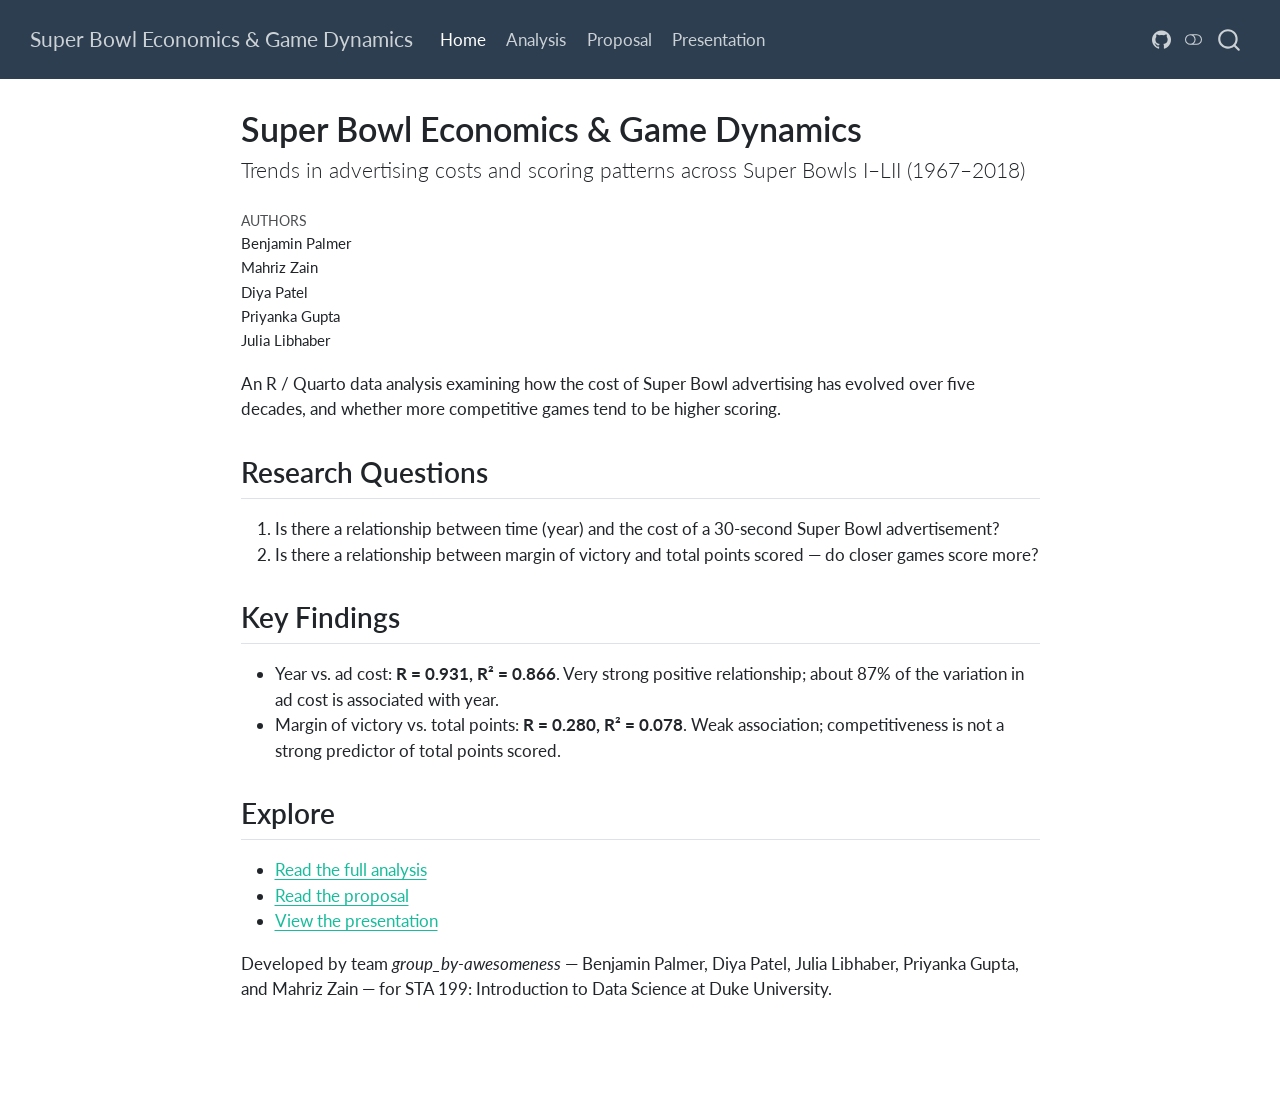
<file: index.html>
<!DOCTYPE html>
<html xmlns="http://www.w3.org/1999/xhtml" lang="en" xml:lang="en"><head>

<meta charset="utf-8">
<meta name="generator" content="quarto-1.11.9">

<meta name="viewport" content="width=device-width, initial-scale=1.0, user-scalable=yes">

<meta name="author" content="Benjamin Palmer">
<meta name="author" content="Mahriz Zain">
<meta name="author" content="Diya Patel">
<meta name="author" content="Priyanka Gupta">
<meta name="author" content="Julia Libhaber">

<title>Super Bowl Economics &amp; Game Dynamics</title>
<style>
/* Default styles provided by pandoc.
** See https://pandoc.org/MANUAL.html#variables-for-html for config info.
*/
span.smallcaps{font-variant: small-caps;}
div.columns{display: flex; gap: 1.5em;}
div.column{flex: auto;}
@media screen {
div.columns{gap: min(4vw, 1.5em);}
div.column{overflow-x: auto;}
}
div.hanging-indent{margin-left: 1.5em; text-indent: -1.5em;}
ul.task-list{list-style: none;}
ul.task-list li input[type="checkbox"] {
  width: 0.8em;
  margin: 0 0.8em 0.2em -1em; /* quarto-specific, see https://github.com/quarto-dev/quarto-cli/issues/4556 */ 
  vertical-align: middle;
}
</style>


<script src="site_libs/quarto-nav/quarto-nav.js"></script>
<script src="site_libs/quarto-nav/headroom.min.js"></script>
<script src="site_libs/clipboard/clipboard.min.js"></script>
<script src="site_libs/quarto-search/autocomplete.umd.js"></script>
<script src="site_libs/quarto-search/fuse.min.js"></script>
<script src="site_libs/quarto-search/quarto-search.js"></script>
<meta name="quarto:offset" content="./">
<script src="site_libs/quarto-html/quarto.js" type="module"></script>
<script src="site_libs/quarto-html/tabsets/tabsets.js" type="module"></script>
<script src="site_libs/quarto-html/scrollable-regions/scrollable-regions.js" type="module"></script>
<script src="site_libs/quarto-html/popper.min.js"></script>
<script src="site_libs/quarto-html/tippy.umd.min.js"></script>
<script src="site_libs/quarto-html/anchor.min.js"></script>
<link href="site_libs/quarto-html/tippy.css" rel="stylesheet">
<link href="site_libs/quarto-html/quarto-syntax-highlighting-63b5708e65d6cd79cd7618c58d0c21e7.css" rel="stylesheet" class="quarto-color-scheme" id="quarto-text-highlighting-styles">
<link href="site_libs/quarto-html/quarto-syntax-highlighting-dark-447e42e69aaa9833c0ba1b986f430b20.css" rel="stylesheet" class="quarto-color-scheme quarto-color-alternate" id="quarto-text-highlighting-styles">
<link href="site_libs/quarto-html/quarto-syntax-highlighting-63b5708e65d6cd79cd7618c58d0c21e7.css" rel="stylesheet" class="quarto-color-scheme-extra" id="quarto-text-highlighting-styles">
<script src="site_libs/bootstrap/bootstrap.min.js"></script>
<link href="site_libs/bootstrap/bootstrap-icons.css" rel="stylesheet">
<link href="site_libs/bootstrap/bootstrap-ea5cf2a5e90c3ae677599e21642e315d.min.css" rel="stylesheet" append-hash="true" class="quarto-color-scheme" id="quarto-bootstrap" data-mode="light">
<link href="site_libs/bootstrap/bootstrap-dark-b348d5b559a602027a1f18095d1d555f.min.css" rel="stylesheet" append-hash="true" class="quarto-color-scheme quarto-color-alternate" id="quarto-bootstrap" data-mode="dark">
<link href="site_libs/bootstrap/bootstrap-ea5cf2a5e90c3ae677599e21642e315d.min.css" rel="stylesheet" append-hash="true" class="quarto-color-scheme-extra" id="quarto-bootstrap" data-mode="light">
<script id="quarto-search-options" type="application/json">{
  "location": "navbar",
  "copy-button": false,
  "collapse-after": 3,
  "panel-placement": "end",
  "type": "overlay",
  "limit": 50,
  "keyboard-shortcut": [
    "f",
    "/",
    "s"
  ],
  "show-item-context": false,
  "language": {
    "search-no-results-text": "No results",
    "search-matching-documents-text": "matching documents",
    "search-copy-link-title": "Copy link to search",
    "search-hide-matches-text": "Hide additional matches",
    "search-more-match-text": "more match in this document",
    "search-more-matches-text": "more matches in this document",
    "search-clear-button-title": "Clear",
    "search-text-placeholder": "",
    "search-detached-cancel-button-title": "Cancel",
    "search-submit-button-title": "Submit",
    "search-label": "Search"
  }
}</script>


</head>

<body class="nav-fixed fullcontent quarto-light"><a id="quarto-skip-link" class="visually-hidden-focusable" href="#quarto-document-content">Skip to main content</a><script id="quarto-html-before-body" type="application/javascript">
    const toggleBodyColorMode = (bsSheetEl) => {
      const mode = bsSheetEl.getAttribute("data-mode");
      const bodyEl = window.document.querySelector("body");
      if (mode === "dark") {
        bodyEl.classList.add("quarto-dark");
        bodyEl.classList.remove("quarto-light");
      } else {
        bodyEl.classList.add("quarto-light");
        bodyEl.classList.remove("quarto-dark");
      }
    }
    const toggleBodyColorPrimary = () => {
      const bsSheetEl = window.document.querySelector("link#quarto-bootstrap:not([rel=disabled-stylesheet])");
      if (bsSheetEl) {
        toggleBodyColorMode(bsSheetEl);
      }
    }
    const setColorSchemeToggle = (alternate) => {
      const toggles = window.document.querySelectorAll('.quarto-color-scheme-toggle');
      for (let i=0; i < toggles.length; i++) {
        const toggle = toggles[i];
        if (toggle) {
          toggle.setAttribute("aria-checked", alternate ? "true" : "false");
          if (alternate) {
            toggle.classList.add("alternate");
          } else {
            toggle.classList.remove("alternate");
          }
        }
      }
    };
    const toggleColorMode = (alternate) => {
      // Switch the stylesheets
      const primaryStylesheets = window.document.querySelectorAll('link.quarto-color-scheme:not(.quarto-color-alternate)');
      const alternateStylesheets = window.document.querySelectorAll('link.quarto-color-scheme.quarto-color-alternate');
      manageTransitions('#quarto-margin-sidebar .nav-link', false);
      if (alternate) {
        // note: dark is layered on light, we don't disable primary!
        enableStylesheet(alternateStylesheets);
        for (const sheetNode of alternateStylesheets) {
          if (sheetNode.id === "quarto-bootstrap") {
            toggleBodyColorMode(sheetNode);
          }
        }
      } else {
        disableStylesheet(alternateStylesheets);
        enableStylesheet(primaryStylesheets)
        toggleBodyColorPrimary();
      }
      manageTransitions('#quarto-margin-sidebar .nav-link', true);
      // Switch the toggles
      setColorSchemeToggle(alternate)
    }
    // Hack to workaround the fact that safari doesn't
    // properly recolor the scrollbar when toggling (#1455).
    // Not run on load: stylesheets are set before first paint there, and
    // scrolling would undo the scroll to a URL fragment (#14973).
    // The one pixel nudge keeps the reader where they were.
    const refreshSafariScrollbar = () => {
      if (navigator.userAgent.indexOf('Safari') > 0 && navigator.userAgent.indexOf('Chrome') == -1) {
        manageTransitions("body", false);
        const scrollY = window.scrollY;
        window.scrollTo(0, scrollY > 0 ? scrollY - 1 : 1);
        setTimeout(() => {
          window.scrollTo(0, scrollY);
          manageTransitions("body", true);
        }, 40);
      }
    }
    const disableStylesheet = (stylesheets) => {
      for (let i=0; i < stylesheets.length; i++) {
        const stylesheet = stylesheets[i];
        stylesheet.rel = 'disabled-stylesheet';
      }
    }
    const enableStylesheet = (stylesheets) => {
      for (let i=0; i < stylesheets.length; i++) {
        const stylesheet = stylesheets[i];
        if(stylesheet.rel !== 'stylesheet') { // for Chrome, which will still FOUC without this check
          stylesheet.rel = 'stylesheet';
        }
      }
    }
    const manageTransitions = (selector, allowTransitions) => {
      const els = window.document.querySelectorAll(selector);
      for (let i=0; i < els.length; i++) {
        const el = els[i];
        if (allowTransitions) {
          el.classList.remove('notransition');
        } else {
          el.classList.add('notransition');
        }
      }
    }
    const isFileUrl = () => {
      return window.location.protocol === 'file:';
    }
    const hasAlternateSentinel = () => {
      let styleSentinel = getColorSchemeSentinel();
      if (styleSentinel !== null) {
        return styleSentinel === "alternate";
      } else {
        return false;
      }
    }
    const setStyleSentinel = (alternate) => {
      const value = alternate ? "alternate" : "default";
      if (!isFileUrl()) {
        window.localStorage.setItem("quarto-color-scheme", value);
      } else {
        localAlternateSentinel = value;
      }
    }
    const getColorSchemeSentinel = () => {
      if (!isFileUrl()) {
        const storageValue = window.localStorage.getItem("quarto-color-scheme");
        return storageValue != null ? storageValue : localAlternateSentinel;
      } else {
        return localAlternateSentinel;
      }
    }
    const toggleGiscusIfUsed = (isAlternate, darkModeDefault) => {
      const baseTheme = document.querySelector('#giscus-base-theme')?.value ?? 'light';
      const alternateTheme = document.querySelector('#giscus-alt-theme')?.value ?? 'dark';
      let newTheme = '';
      if(authorPrefersDark) {
        newTheme = isAlternate ? baseTheme : alternateTheme;
      } else {
        newTheme = isAlternate ? alternateTheme : baseTheme;
      }
      const changeGiscusTheme = () => {
        // From: https://github.com/giscus/giscus/issues/336
        const sendMessage = (message) => {
          const iframe = document.querySelector('iframe.giscus-frame');
          if (!iframe) return;
          iframe.contentWindow.postMessage({ giscus: message }, 'https://giscus.app');
        }
        sendMessage({
          setConfig: {
            theme: newTheme
          }
        });
      }
      const isGiscussLoaded = window.document.querySelector('iframe.giscus-frame') !== null;
      if (isGiscussLoaded) {
        changeGiscusTheme();
      }
    };
    const authorPrefersDark = false;
    const darkModeDefault = authorPrefersDark;
      document.querySelector('link#quarto-text-highlighting-styles.quarto-color-scheme-extra').rel = 'disabled-stylesheet';
      document.querySelector('link#quarto-bootstrap.quarto-color-scheme-extra').rel = 'disabled-stylesheet';
    let localAlternateSentinel = darkModeDefault ? 'alternate' : 'default';
    // Dark / light mode switch
    window.quartoToggleColorScheme = () => {
      // Read the current dark / light value
      let toAlternate = !hasAlternateSentinel();
      toggleColorMode(toAlternate);
      refreshSafariScrollbar();
      setStyleSentinel(toAlternate);
      toggleGiscusIfUsed(toAlternate, darkModeDefault);
      window.dispatchEvent(new Event('resize'));
    };
    // Switch to dark mode if need be
    if (hasAlternateSentinel()) {
      toggleColorMode(true);
    } else {
      toggleColorMode(false);
    }
  </script>

<div id="quarto-search-results"></div>
  <header id="quarto-header" class="headroom fixed-top">
    <nav class="navbar navbar-expand-lg " data-bs-theme="dark" aria-label="Site">
      <div class="navbar-container container-fluid">
      <div class="navbar-brand-container mx-auto">
    <a class="navbar-brand" href="./index.html">
    <span class="navbar-title">Super Bowl Economics &amp; Game Dynamics</span>
    </a>
  </div>
          <button class="navbar-toggler" type="button" data-bs-toggle="collapse" data-bs-target="#navbarCollapse" aria-controls="navbarCollapse" aria-expanded="false" aria-label="Toggle navigation" onclick="if (window.quartoToggleHeadroom) { window.quartoToggleHeadroom(); }">
  <span class="navbar-toggler-icon"></span>
</button>
          <div class="collapse navbar-collapse" id="navbarCollapse">
            <ul class="navbar-nav navbar-nav-scroll me-auto">
  <li class="nav-item">
    <a class="nav-link active" href="./index.html" aria-current="page"> 
<span class="menu-text">Home</span></a>
  </li>  
  <li class="nav-item">
    <a class="nav-link" href="./analysis/super-bowl-analysis.html"> 
<span class="menu-text">Analysis</span></a>
  </li>  
  <li class="nav-item">
    <a class="nav-link" href="./analysis/proposal.html"> 
<span class="menu-text">Proposal</span></a>
  </li>  
  <li class="nav-item">
    <a class="nav-link" href="./presentation.pdf"> 
<span class="menu-text">Presentation</span></a>
  </li>  
</ul>
            <ul class="navbar-nav navbar-nav-scroll ms-auto">
  <li class="nav-item compact">
    <a class="nav-link" href="https://github.com/mahrizzain/Super-Bowl-Economics-Game-Dynamics-Advertising-and-Scoring-Analysis"> <i class="bi bi-github" role="img">
</i> 
<span class="menu-text"></span></a>
  </li>  
</ul>
          </div> <!-- /navcollapse -->
            <div class="quarto-navbar-tools">
  <button type="button" role="switch" aria-checked="false" class="quarto-color-scheme-toggle quarto-navigation-tool  px-1" onclick="window.quartoToggleColorScheme(); return false;" title="Toggle dark mode" aria-label="Toggle dark mode"><i class="bi"></i></button>
</div>
            <div id="quarto-search" class="" title="Search"></div>
      </div> <!-- /container-fluid -->
    </nav>
</header>
<!-- content -->
<div id="quarto-content" class="quarto-container page-columns page-rows-contents page-layout-article page-navbar">
<!-- sidebar -->
<!-- margin-sidebar -->
    
<!-- main -->
<main class="content" id="quarto-document-content" tabindex="-1">


<header id="title-block-header" class="quarto-title-block default">
<div class="quarto-title">
<h1 class="title">Super Bowl Economics &amp; Game Dynamics</h1>
<p class="subtitle lead">Trends in advertising costs and scoring patterns across Super Bowls I–LII (1967–2018)</p>
</div>



<div class="quarto-title-meta">

    <div>
    <div class="quarto-title-meta-heading">Authors</div>
    <div class="quarto-title-meta-contents">
             <p>Benjamin Palmer </p>
             <p>Mahriz Zain </p>
             <p>Diya Patel </p>
             <p>Priyanka Gupta </p>
             <p>Julia Libhaber </p>
          </div>
  </div>
    
  
    
  </div>
  


</header>


<p>An R / Quarto data analysis examining how the cost of Super Bowl advertising has evolved over five decades, and whether more competitive games tend to be higher scoring.</p>
<section id="research-questions" class="level2">
<h2 class="anchored" data-anchor-id="research-questions">Research Questions</h2>
<ol type="1">
<li>Is there a relationship between time (year) and the cost of a 30-second Super Bowl advertisement?</li>
<li>Is there a relationship between margin of victory and total points scored — do closer games score more?</li>
</ol>
</section>
<section id="key-findings" class="level2">
<h2 class="anchored" data-anchor-id="key-findings">Key Findings</h2>
<ul>
<li>Year vs.&nbsp;ad cost: <strong>R = 0.931, R² = 0.866</strong>. Very strong positive relationship; about 87% of the variation in ad cost is associated with year.</li>
<li>Margin of victory vs.&nbsp;total points: <strong>R = 0.280, R² = 0.078</strong>. Weak association; competitiveness is not a strong predictor of total points scored.</li>
</ul>
</section>
<section id="explore" class="level2">
<h2 class="anchored" data-anchor-id="explore">Explore</h2>
<ul>
<li><a href="./analysis/super-bowl-analysis.html">Read the full analysis</a></li>
<li><a href="./analysis/proposal.html">Read the proposal</a></li>
<li><a href="presentation.pdf">View the presentation</a></li>
</ul>
<p>Developed by team <em>group_by-awesomeness</em> — Benjamin Palmer, Diya Patel, Julia Libhaber, Priyanka Gupta, and Mahriz Zain — for STA 199: Introduction to Data Science at Duke University.</p>


</section>

</main> <!-- /main -->
<script id="quarto-html-after-body" type="application/javascript">
  window.document.addEventListener("DOMContentLoaded", function (event) {
    // Ensure there is a toggle, if there isn't float one in the top right
    if (window.document.querySelector('.quarto-color-scheme-toggle') === null) {
      const toggle = window.document.createElement('button');
      toggle.type = "button";
      toggle.setAttribute("role", "switch");
      toggle.setAttribute("aria-checked", "false");
      toggle.classList.add('top-right');
      toggle.classList.add('quarto-color-scheme-toggle');
      toggle.setAttribute("aria-label", "Toggle dark mode");
      toggle.onclick = function() { try { window.quartoToggleColorScheme(); } catch {} return false; };
      const i = window.document.createElement("i");
      i.classList.add('bi');
      toggle.appendChild(i);
      // Put the toggle in a landmark of its own, so that landmark navigation
      // can reach it.
      //
      // The container is always a fresh direct child of body, and the toggle is
      // never moved into page furniture that the theme or the author controls.
      // The toggle is positioned against the page, so any ancestor that
      // establishes a containing block captures it: a positioned element or a
      // grid for position: absolute, and transform, filter, will-change or
      // contain for position: fixed. A direct child of body has none of these
      // to inherit, and the shift when one appears is silent and visual.
      //
      // ARIA says a document should have at most one banner, and axe reports a
      // duplicate whether or not the banners carry distinct labels. So use a
      // header when the page has no banner yet, and a named region otherwise.
      //
      // A header is a banner wherever it sits, unless it is inside sectioning
      // content, so this cannot just look at the children of body: a custom
      // page layout wraps the title block header in a plain div. An explicit
      // role="banner" always counts.
      const sectioning = 'article, aside, main, nav, section, [role="article"], [role="complementary"], [role="main"], [role="navigation"], [role="region"]';
      const hasBanner = Array.from(
        window.document.querySelectorAll('header:not([role]), [role="banner"]')
      ).some(function(el) {
        return el.hasAttribute("role") || el.closest(sectioning) === null;
      });
      const container = window.document.createElement(hasBanner ? "div" : "header");
      if (hasBanner) {
        container.setAttribute("role", "region");
        container.setAttribute("aria-label", "Toggle dark mode");
      }
      container.classList.add('quarto-color-scheme-toggle-container');
      container.appendChild(toggle);
      window.document.body.appendChild(container);
    }
    setColorSchemeToggle(hasAlternateSentinel())
    const icon = "";
    const anchorJS = new window.AnchorJS();
    anchorJS.options = {
      placement: 'right',
      icon: icon
    };
    anchorJS.add('.anchored');
    const isCodeAnnotation = (el) => {
      for (const clz of el.classList) {
        if (clz.startsWith('code-annotation-')) {                     
          return true;
        }
      }
      return false;
    }
    const onCopySuccess = function(e) {
      // button target
      const button = e.trigger;
      // don't keep focus
      button.blur();
      // flash "checked"
      button.classList.add('code-copy-button-checked');
      var currentTitle = button.getAttribute("title");
      button.setAttribute("title", "Copied!");
      let tooltip;
      if (window.bootstrap) {
        button.setAttribute("data-bs-toggle", "tooltip");
        button.setAttribute("data-bs-placement", "left");
        button.setAttribute("data-bs-title", "Copied!");
        tooltip = new bootstrap.Tooltip(button, 
          { trigger: "manual", 
            customClass: "code-copy-button-tooltip",
            offset: [0, -8]});
        tooltip.show();    
      }
      setTimeout(function() {
        if (tooltip) {
          tooltip.hide();
          button.removeAttribute("data-bs-title");
          button.removeAttribute("data-bs-toggle");
          button.removeAttribute("data-bs-placement");
        }
        button.setAttribute("title", currentTitle);
        button.classList.remove('code-copy-button-checked');
      }, 1000);
      // clear code selection
      e.clearSelection();
    }
    const getTextToCopy = function(trigger) {
      const outerScaffold = trigger.parentElement.cloneNode(true);
      const codeEl = outerScaffold.querySelector('code');
      for (const childEl of codeEl.children) {
        if (isCodeAnnotation(childEl)) {
          childEl.remove();
        }
      }
      return codeEl.innerText;
    }
    const clipboard = new window.ClipboardJS('.code-copy-button:not([data-in-quarto-modal])', {
      text: getTextToCopy
    });
    clipboard.on('success', onCopySuccess);
    if (window.document.getElementById('quarto-embedded-source-code-modal')) {
      const clipboardModal = new window.ClipboardJS('.code-copy-button[data-in-quarto-modal]', {
        text: getTextToCopy,
        container: window.document.getElementById('quarto-embedded-source-code-modal')
      });
      clipboardModal.on('success', onCopySuccess);
    }
      var localhostRegex = new RegExp(/^(?:http|https):\/\/localhost\:?[0-9]*\//);
      var mailtoRegex = new RegExp(/^mailto:/);
        var filterRegex = new RegExp('/' + window.location.host + '/');
      var isInternal = (href) => {
          return filterRegex.test(href) || localhostRegex.test(href) || mailtoRegex.test(href);
      }
      // Inspect non-navigation links and adorn them if external
      window.quartoDecorateExternalLinks = function (root) {
     var links = (root || window.document).querySelectorAll('a[href]:not(.nav-link):not(.navbar-brand):not(.toc-action):not(.sidebar-link):not(.sidebar-item-toggle):not(.pagination-link):not(.no-external):not([aria-hidden]):not(.dropdown-item):not(.quarto-navigation-tool):not(.about-link)');
      for (var i=0; i<links.length; i++) {
        const link = links[i];
        if (!isInternal(link.href)) {
          // undo the damage that might have been done by quarto-nav.js in the case of
          // links that we want to consider external
          if (link.dataset.originalHref !== undefined) {
            link.href = link.dataset.originalHref;
          }
          if (!link.classList.contains('no-external-icon')) {
          }
        }
      }
      };
      window.quartoDecorateExternalLinks(window.document);
    // Esc closes the popup (WCAG 1.4.13) and focus leaving both trigger and
    // popup closes it (WCAG 2.4.11); tippy handles neither for interactive popups.
    const hideOnEscAndFocusOut = {
      name: 'hideOnEscAndFocusOut',
      defaultValue: true,
      fn(instance) {
        const dismiss = () => {
          // A show scheduled by the trigger delay would otherwise reopen it
          instance.clearDelayTimeouts();
          instance.hide();
        };
        const onKeyDown = (event) => {
          if (event.key !== 'Escape') {
            return;
          }
          // Keep Esc from also reaching page handlers (e.g. reveal.js overview),
          // except an open reveal.js slide menu, which Esc should close too.
          // The menu handles keys only when its keyboard option is on.
          const menuHandlesEsc = window.Reveal?.getPlugin?.('menu')?.isOpen() &&
            window.Reveal.getConfig().menu?.keyboard !== false;
          if (!menuHandlesEsc) {
            event.stopPropagation();
          }
          if (instance.popper.contains(window.document.activeElement)) {
            // Disabled while refocusing so the focus trigger does not reopen it
            instance.disable();
            instance.reference.focus();
            instance.enable();
          }
          dismiss();
        };
        const onFocusOut = (event) => {
          const target = event.relatedTarget;
          if (target && !instance.reference.contains(target) &&
              !instance.popper.contains(target)) {
            dismiss();
          }
        };
        // On the trigger too: a click trigger (code-annotations: select) has no
        // blur handling. Attached for the instance's lifetime so leaving the
        // trigger also cancels a show still pending on the trigger delay.
        instance.reference.addEventListener('focusout', onFocusOut);
        return {
          onShow() {
            window.document.addEventListener('keydown', onKeyDown, true);
            instance.popper.addEventListener('focusout', onFocusOut);
          },
          onHide() {
            window.document.removeEventListener('keydown', onKeyDown, true);
            instance.popper.removeEventListener('focusout', onFocusOut);
          },
          onDestroy() {
            instance.reference.removeEventListener('focusout', onFocusOut);
          },
        };
      },
    };
    function tippyHover(el, contentFn, onTriggerFn, onUntriggerFn) {
      const config = {
        allowHTML: true,
        maxWidth: 500,
        delay: 100,
        arrow: false,
        appendTo: function(el) {
            return el.parentElement;
        },
        interactive: true,
        interactiveBorder: 10,
        theme: 'quarto',
        placement: 'bottom-start',
        plugins: [hideOnEscAndFocusOut],
      };
      if (contentFn) {
        config.content = contentFn;
      }
      if (onTriggerFn) {
        config.onTrigger = onTriggerFn;
      }
      if (onUntriggerFn) {
        config.onUntrigger = onUntriggerFn;
      }
      window.tippy(el, config); 
    }
    const noterefs = window.document.querySelectorAll('a[role="doc-noteref"]');
    for (var i=0; i<noterefs.length; i++) {
      const ref = noterefs[i];
      tippyHover(ref, function() {
        // use id or data attribute instead here
        let href = ref.getAttribute('data-footnote-href') || ref.getAttribute('href');
        try { href = new URL(href).hash; } catch {}
        const id = href.replace(/^#\/?/, "");
        const note = window.document.getElementById(id);
        if (note) {
          return note.innerHTML;
        } else {
          return "";
        }
      });
    }
    const xrefs = window.document.querySelectorAll('a.quarto-xref');
    const processXRef = (id, note) => {
      // Strip column container classes
      const stripColumnClz = (el) => {
        el.classList.remove("page-full", "page-columns");
        if (el.children) {
          for (const child of el.children) {
            stripColumnClz(child);
          }
        }
      }
      stripColumnClz(note)
      if (id === null || id.startsWith('sec-')) {
        // Special case sections, only their first couple elements
        const container = document.createElement("div");
        if (note.children && note.children.length > 2) {
          container.appendChild(note.children[0].cloneNode(true));
          for (let i = 1; i < note.children.length; i++) {
            const child = note.children[i];
            if (child.tagName === "P" && child.innerText === "") {
              continue;
            } else {
              container.appendChild(child.cloneNode(true));
              break;
            }
          }
          if (window.Quarto?.typesetMath) {
            window.Quarto.typesetMath(container);
          }
          return container.innerHTML
        } else {
          if (window.Quarto?.typesetMath) {
            window.Quarto.typesetMath(note);
          }
          return note.innerHTML;
        }
      } else {
        // Remove any anchor links if they are present
        const anchorLink = note.querySelector('a.anchorjs-link');
        if (anchorLink) {
          anchorLink.remove();
        }
        if (window.Quarto?.typesetMath) {
          window.Quarto.typesetMath(note);
        }
        if (note.classList.contains("callout")) {
          return note.outerHTML;
        } else {
          return note.innerHTML;
        }
      }
    }
    for (var i=0; i<xrefs.length; i++) {
      const xref = xrefs[i];
      tippyHover(xref, undefined, function(instance) {
        instance.disable();
        let url = xref.getAttribute('href');
        let hash = undefined; 
        if (url.startsWith('#')) {
          hash = url;
        } else {
          try { hash = new URL(url).hash; } catch {}
        }
        if (hash) {
          const id = hash.replace(/^#\/?/, "");
          const note = window.document.getElementById(id);
          if (note !== null) {
            try {
              const html = processXRef(id, note.cloneNode(true));
              instance.setContent(html);
            } finally {
              instance.enable();
              instance.show();
            }
          } else {
            // See if we can fetch this
            fetch(url.split('#')[0])
            .then(res => res.text())
            .then(html => {
              const parser = new DOMParser();
              const htmlDoc = parser.parseFromString(html, "text/html");
              const note = htmlDoc.getElementById(id);
              if (note !== null) {
                const html = processXRef(id, note);
                instance.setContent(html);
              } 
            }).finally(() => {
              instance.enable();
              instance.show();
            });
          }
        } else {
          // See if we can fetch a full url (with no hash to target)
          // This is a special case and we should probably do some content thinning / targeting
          fetch(url)
          .then(res => res.text())
          .then(html => {
            const parser = new DOMParser();
            const htmlDoc = parser.parseFromString(html, "text/html");
            const note = htmlDoc.querySelector('main.content');
            if (note !== null) {
              // This should only happen for chapter cross references
              // (since there is no id in the URL)
              // remove the first header
              if (note.children.length > 0 && note.children[0].tagName === "HEADER") {
                note.children[0].remove();
              }
              const html = processXRef(null, note);
              instance.setContent(html);
            } 
          }).finally(() => {
            instance.enable();
            instance.show();
          });
        }
      }, function(instance) {
      });
    }
        let selectedAnnoteEl;
        const selectorForAnnotation = ( cell, annotation) => {
          let cellAttr = 'data-code-cell="' + cell + '"';
          let lineAttr = 'data-code-annotation="' +  annotation + '"';
          const selector = 'span[' + cellAttr + '][' + lineAttr + ']';
          return selector;
        }
        const selectCodeLines = (annoteEl) => {
          const doc = window.document;
          const targetCell = annoteEl.getAttribute("data-target-cell");
          const targetAnnotation = annoteEl.getAttribute("data-target-annotation");
          const annoteSpan = window.document.querySelector(selectorForAnnotation(targetCell, targetAnnotation));
          const lines = annoteSpan.getAttribute("data-code-lines").split(",");
          const lineIds = lines.map((line) => {
            return targetCell + "-" + line;
          })
          // Each band is positioned against its own containing block, which is
          // not the offsetParent of the lines, so place it from client rects.
          const placeBand = (band, firstEl, lastEl, codeBlock) => {
            const container = band.offsetParent;
            if (container === null) {
              return;
            }
            const containerRect = container.getBoundingClientRect();
            // Reveal.js scales slides with a transform, so convert client
            // pixels back to the CSS pixels of the container.
            const scale = containerRect.height / container.offsetHeight || 1;
            const firstRect = firstEl.getBoundingClientRect();
            const lastRect = lastEl.getBoundingClientRect();
            const top = (firstRect.top - containerRect.top) / scale - container.clientTop + container.scrollTop;
            const height = (lastRect.bottom - firstRect.top) / scale;
            band.style.top = top - 2 + "px";
            band.style.height = height + 4 + "px";
            if (codeBlock) {
              // Without the copy button wrapper, the containing block is wider
              // than the code block, so span the code block explicitly.
              const blockRect = codeBlock.getBoundingClientRect();
              band.style.left = (blockRect.left - containerRect.left) / scale - container.clientLeft + container.scrollLeft + "px";
              band.style.width = blockRect.width / scale + "px";
            }
          };
          if (lineIds.length > 0) {
            const el = window.document.getElementById(lineIds[0]);
            const lastEl = window.document.getElementById(lineIds[lineIds.length - 1]);
            const parent = el.parentElement.parentElement;
            // cook up a div (if necessary) and position it
            let div = window.document.getElementById("code-annotation-line-highlight");
            if (div === null) {
              div = window.document.createElement("div");
              div.setAttribute("id", "code-annotation-line-highlight");
              div.style.position = 'absolute';
              parent.appendChild(div);
            }
            placeBand(div, el, lastEl, parent.closest("div.sourceCode") || parent);
            let gutterDiv = window.document.getElementById("code-annotation-line-highlight-gutter");
            if (gutterDiv === null) {
              gutterDiv = window.document.createElement("div");
              gutterDiv.setAttribute("id", "code-annotation-line-highlight-gutter");
              gutterDiv.style.position = 'absolute';
              const codeCell = window.document.getElementById(targetCell);
              const gutter = codeCell.querySelector('.code-annotation-gutter');
              gutter.appendChild(gutterDiv);
            }
            placeBand(gutterDiv, el, lastEl);
            selectedAnnoteEl = annoteEl;
          }
        };
        const unselectCodeLines = () => {
          const elementsIds = ["code-annotation-line-highlight", "code-annotation-line-highlight-gutter"];
          elementsIds.forEach((elId) => {
            const div = window.document.getElementById(elId);
            if (div) {
              div.remove();
            }
          });
          selectedAnnoteEl = undefined;
        };
          // Handle positioning of the toggle
      window.addEventListener(
        "resize",
        throttle(() => {
          elRect = undefined;
          if (selectedAnnoteEl) {
            selectCodeLines(selectedAnnoteEl);
          }
        }, 10)
      );
      function throttle(fn, ms) {
      let throttle = false;
      let timer;
        return (...args) => {
          if(!throttle) { // first call gets through
              fn.apply(this, args);
              throttle = true;
          } else { // all the others get throttled
              if(timer) clearTimeout(timer); // cancel #2
              timer = setTimeout(() => {
                fn.apply(this, args);
                timer = throttle = false;
              }, ms);
          }
        };
      }
        // Attach click handler to the DT
        const annoteDls = window.document.querySelectorAll('dt[data-target-cell]');
        for (const annoteDlNode of annoteDls) {
          annoteDlNode.addEventListener('click', (event) => {
            const clickedEl = event.target;
            if (clickedEl !== selectedAnnoteEl) {
              unselectCodeLines();
              const activeEl = window.document.querySelector('dt[data-target-cell].code-annotation-active');
              if (activeEl) {
                activeEl.classList.remove('code-annotation-active');
              }
              selectCodeLines(clickedEl);
              clickedEl.classList.add('code-annotation-active');
            } else {
              // Unselect the line
              unselectCodeLines();
              clickedEl.classList.remove('code-annotation-active');
            }
          });
        }
    const findCites = (el) => {
      const parentEl = el.parentElement;
      if (parentEl) {
        const cites = parentEl.dataset.cites;
        if (cites) {
          return {
            el,
            cites: cites.split(' ')
          };
        } else {
          return findCites(el.parentElement)
        }
      } else {
        return undefined;
      }
    };
    var bibliorefs = window.document.querySelectorAll('a[role="doc-biblioref"]');
    for (var i=0; i<bibliorefs.length; i++) {
      const ref = bibliorefs[i];
      const citeInfo = findCites(ref);
      if (citeInfo) {
        tippyHover(citeInfo.el, function() {
          var popup = window.document.createElement('div');
          citeInfo.cites.forEach(function(cite) {
            var citeDiv = window.document.createElement('div');
            citeDiv.classList.add('hanging-indent');
            citeDiv.classList.add('csl-entry');
            var biblioDiv = window.document.getElementById('ref-' + cite);
            if (biblioDiv) {
              citeDiv.innerHTML = biblioDiv.innerHTML;
            }
            popup.appendChild(citeDiv);
          });
          return popup.innerHTML;
        });
      }
    }
  });
  </script>
  <script type="application/javascript">
  window.quartoScrollableRegionsLabels = {"code":"Scrollable code","output":"Scrollable output"};
  </script>
</div> <!-- /content -->




</body></html>
</file>
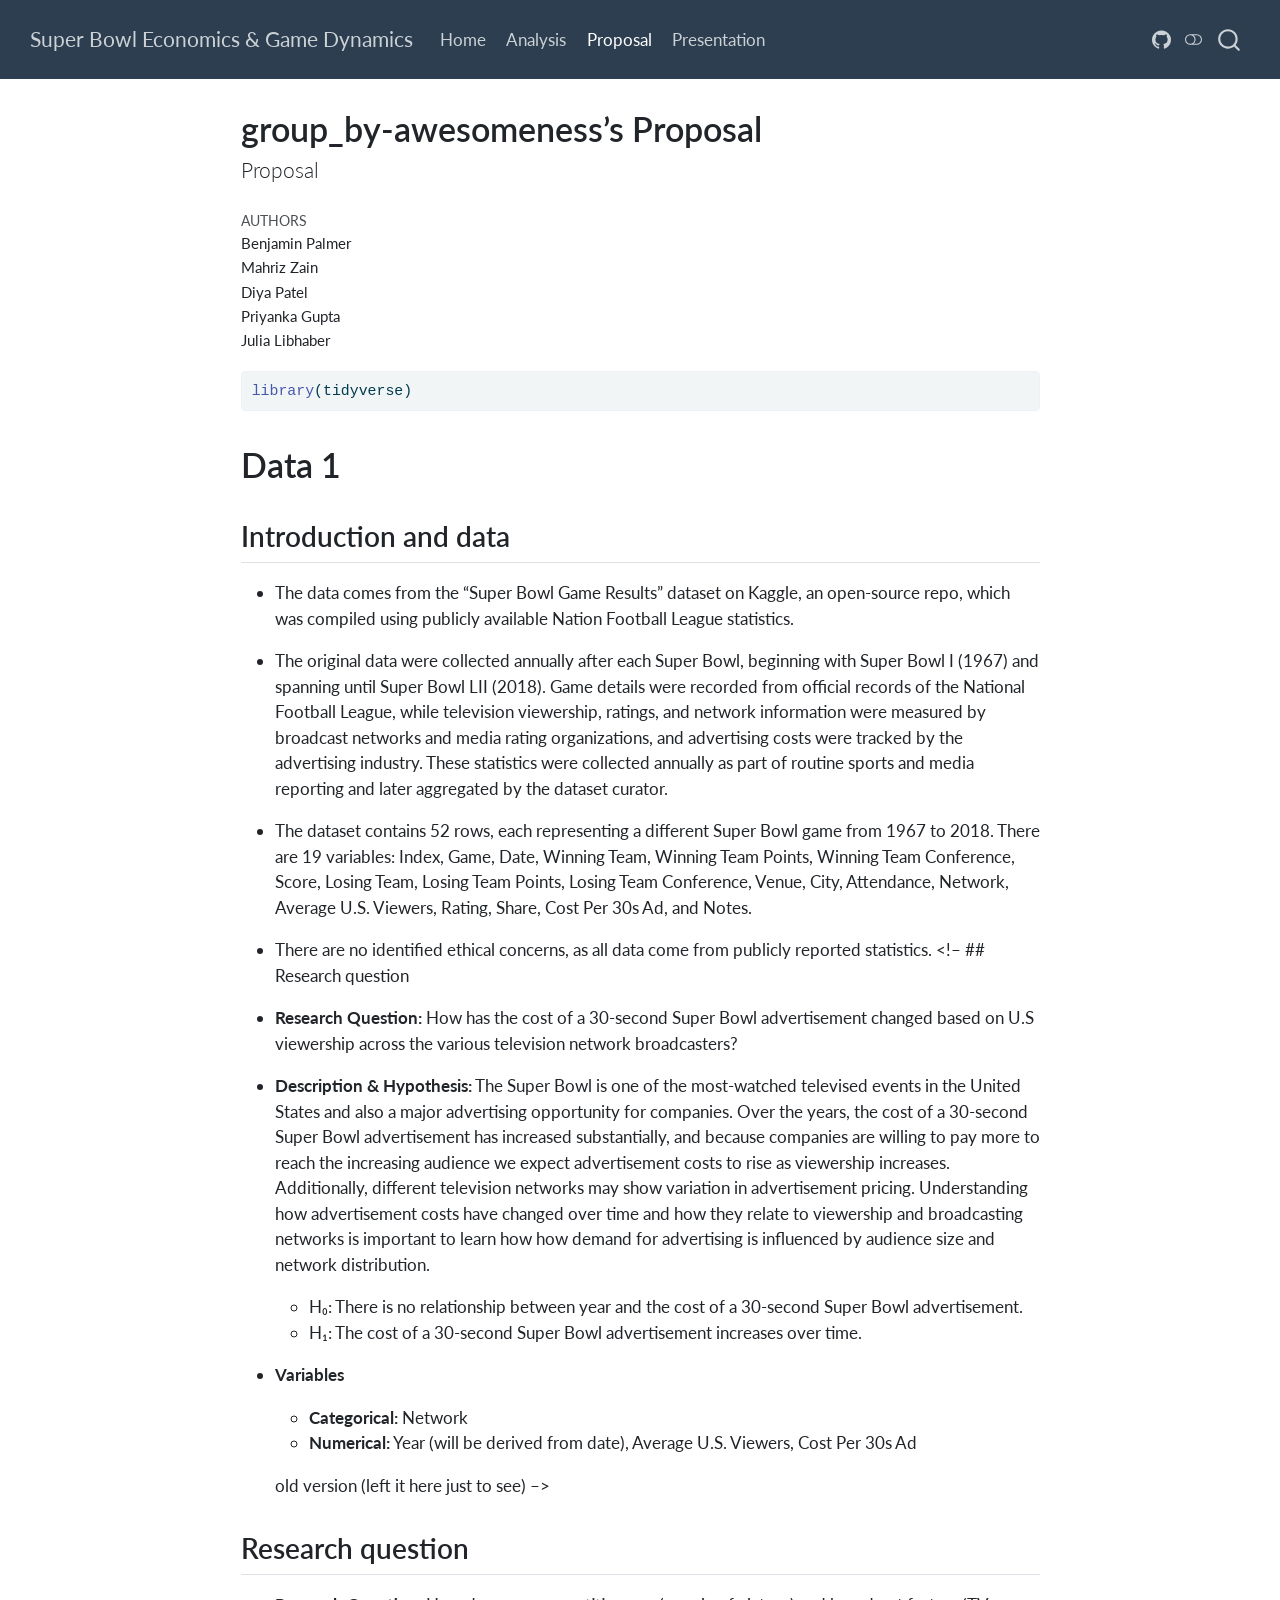
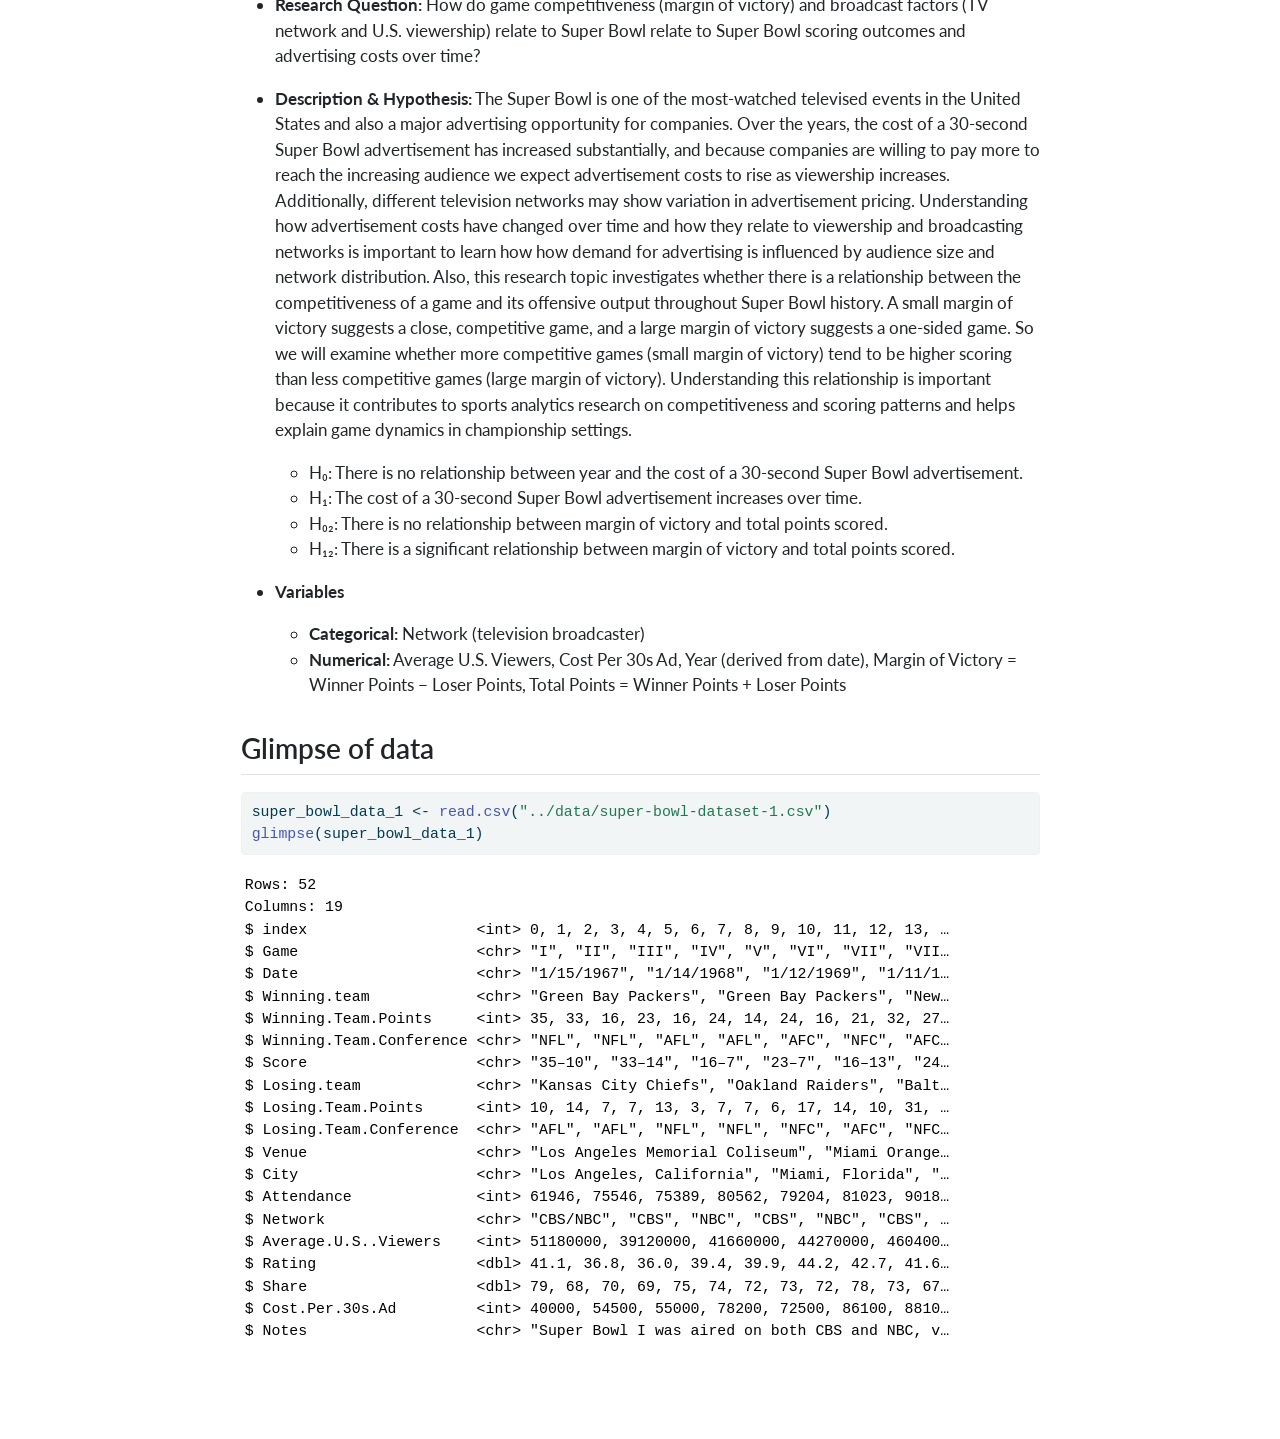
<file: analysis/proposal.html>
<!DOCTYPE html>
<html xmlns="http://www.w3.org/1999/xhtml" lang="en" xml:lang="en"><head>

<meta charset="utf-8">
<meta name="generator" content="quarto-1.11.9">

<meta name="viewport" content="width=device-width, initial-scale=1.0, user-scalable=yes">

<meta name="author" content="Benjamin Palmer">
<meta name="author" content="Mahriz Zain">
<meta name="author" content="Diya Patel">
<meta name="author" content="Priyanka Gupta">
<meta name="author" content="Julia Libhaber">

<title>group_by-awesomeness’s Proposal – Super Bowl Economics &amp; Game Dynamics</title>
<style>
/* Default styles provided by pandoc.
** See https://pandoc.org/MANUAL.html#variables-for-html for config info.
*/
span.smallcaps{font-variant: small-caps;}
div.columns{display: flex; gap: 1.5em;}
div.column{flex: auto;}
@media screen {
div.columns{gap: min(4vw, 1.5em);}
div.column{overflow-x: auto;}
}
div.hanging-indent{margin-left: 1.5em; text-indent: -1.5em;}
ul.task-list{list-style: none;}
ul.task-list li input[type="checkbox"] {
  width: 0.8em;
  margin: 0 0.8em 0.2em -1em; /* quarto-specific, see https://github.com/quarto-dev/quarto-cli/issues/4556 */ 
  vertical-align: middle;
}
/* CSS for syntax highlighting */
html { -webkit-text-size-adjust: 100%; }
pre > code.sourceCode { white-space: pre; position: relative; }
pre > code.sourceCode > span { display: inline-block; line-height: 1.25; }
pre > code.sourceCode > span:empty { height: 1.2em; }
.sourceCode { overflow: visible; }
code.sourceCode > span { color: inherit; text-decoration: inherit; }
div.sourceCode { margin: 1em 0; }
pre.sourceCode { margin: 0; }
@media screen {
div.sourceCode { overflow: auto; }
}
@media print {
pre > code.sourceCode { white-space: pre-wrap; }
pre > code.sourceCode > span { text-indent: -5em; padding-left: 5em; }
}
pre.numberSource code
  { counter-reset: source-line 0; }
pre.numberSource code > span
  { position: relative; left: -4em; counter-increment: source-line; }
pre.numberSource code > span > a:first-child::before
  { content: counter(source-line);
    position: relative; left: -1em; text-align: right; vertical-align: baseline;
    border: none; display: inline-block;
    -webkit-touch-callout: none; -webkit-user-select: none;
    -khtml-user-select: none; -moz-user-select: none;
    -ms-user-select: none; user-select: none;
    padding: 0 4px; width: 4em;
  }
pre.numberSource { margin-left: 3em;  padding-left: 4px; }
div.sourceCode
  {   }
@media screen {
pre > code.sourceCode > span > a:first-child::before { text-decoration: underline; }
}
</style>


<script src="../site_libs/quarto-nav/quarto-nav.js"></script>
<script src="../site_libs/quarto-nav/headroom.min.js"></script>
<script src="../site_libs/clipboard/clipboard.min.js"></script>
<script src="../site_libs/quarto-search/autocomplete.umd.js"></script>
<script src="../site_libs/quarto-search/fuse.min.js"></script>
<script src="../site_libs/quarto-search/quarto-search.js"></script>
<meta name="quarto:offset" content="../">
<script src="../site_libs/quarto-html/quarto.js" type="module"></script>
<script src="../site_libs/quarto-html/tabsets/tabsets.js" type="module"></script>
<script src="../site_libs/quarto-html/scrollable-regions/scrollable-regions.js" type="module"></script>
<script src="../site_libs/quarto-html/popper.min.js"></script>
<script src="../site_libs/quarto-html/tippy.umd.min.js"></script>
<script src="../site_libs/quarto-html/anchor.min.js"></script>
<link href="../site_libs/quarto-html/tippy.css" rel="stylesheet">
<link href="../site_libs/quarto-html/quarto-syntax-highlighting-63b5708e65d6cd79cd7618c58d0c21e7.css" rel="stylesheet" class="quarto-color-scheme" id="quarto-text-highlighting-styles">
<link href="../site_libs/quarto-html/quarto-syntax-highlighting-dark-447e42e69aaa9833c0ba1b986f430b20.css" rel="stylesheet" class="quarto-color-scheme quarto-color-alternate" id="quarto-text-highlighting-styles">
<link href="../site_libs/quarto-html/quarto-syntax-highlighting-63b5708e65d6cd79cd7618c58d0c21e7.css" rel="stylesheet" class="quarto-color-scheme-extra" id="quarto-text-highlighting-styles">
<script src="../site_libs/bootstrap/bootstrap.min.js"></script>
<link href="../site_libs/bootstrap/bootstrap-icons.css" rel="stylesheet">
<link href="../site_libs/bootstrap/bootstrap-ea5cf2a5e90c3ae677599e21642e315d.min.css" rel="stylesheet" append-hash="true" class="quarto-color-scheme" id="quarto-bootstrap" data-mode="light">
<link href="../site_libs/bootstrap/bootstrap-dark-b348d5b559a602027a1f18095d1d555f.min.css" rel="stylesheet" append-hash="true" class="quarto-color-scheme quarto-color-alternate" id="quarto-bootstrap" data-mode="dark">
<link href="../site_libs/bootstrap/bootstrap-ea5cf2a5e90c3ae677599e21642e315d.min.css" rel="stylesheet" append-hash="true" class="quarto-color-scheme-extra" id="quarto-bootstrap" data-mode="light">
<script id="quarto-search-options" type="application/json">{
  "location": "navbar",
  "copy-button": false,
  "collapse-after": 3,
  "panel-placement": "end",
  "type": "overlay",
  "limit": 50,
  "keyboard-shortcut": [
    "f",
    "/",
    "s"
  ],
  "show-item-context": false,
  "language": {
    "search-no-results-text": "No results",
    "search-matching-documents-text": "matching documents",
    "search-copy-link-title": "Copy link to search",
    "search-hide-matches-text": "Hide additional matches",
    "search-more-match-text": "more match in this document",
    "search-more-matches-text": "more matches in this document",
    "search-clear-button-title": "Clear",
    "search-text-placeholder": "",
    "search-detached-cancel-button-title": "Cancel",
    "search-submit-button-title": "Submit",
    "search-label": "Search"
  }
}</script>


</head>

<body class="nav-fixed fullcontent quarto-light"><a id="quarto-skip-link" class="visually-hidden-focusable" href="#quarto-document-content">Skip to main content</a><script id="quarto-html-before-body" type="application/javascript">
    const toggleBodyColorMode = (bsSheetEl) => {
      const mode = bsSheetEl.getAttribute("data-mode");
      const bodyEl = window.document.querySelector("body");
      if (mode === "dark") {
        bodyEl.classList.add("quarto-dark");
        bodyEl.classList.remove("quarto-light");
      } else {
        bodyEl.classList.add("quarto-light");
        bodyEl.classList.remove("quarto-dark");
      }
    }
    const toggleBodyColorPrimary = () => {
      const bsSheetEl = window.document.querySelector("link#quarto-bootstrap:not([rel=disabled-stylesheet])");
      if (bsSheetEl) {
        toggleBodyColorMode(bsSheetEl);
      }
    }
    const setColorSchemeToggle = (alternate) => {
      const toggles = window.document.querySelectorAll('.quarto-color-scheme-toggle');
      for (let i=0; i < toggles.length; i++) {
        const toggle = toggles[i];
        if (toggle) {
          toggle.setAttribute("aria-checked", alternate ? "true" : "false");
          if (alternate) {
            toggle.classList.add("alternate");
          } else {
            toggle.classList.remove("alternate");
          }
        }
      }
    };
    const toggleColorMode = (alternate) => {
      // Switch the stylesheets
      const primaryStylesheets = window.document.querySelectorAll('link.quarto-color-scheme:not(.quarto-color-alternate)');
      const alternateStylesheets = window.document.querySelectorAll('link.quarto-color-scheme.quarto-color-alternate');
      manageTransitions('#quarto-margin-sidebar .nav-link', false);
      if (alternate) {
        // note: dark is layered on light, we don't disable primary!
        enableStylesheet(alternateStylesheets);
        for (const sheetNode of alternateStylesheets) {
          if (sheetNode.id === "quarto-bootstrap") {
            toggleBodyColorMode(sheetNode);
          }
        }
      } else {
        disableStylesheet(alternateStylesheets);
        enableStylesheet(primaryStylesheets)
        toggleBodyColorPrimary();
      }
      manageTransitions('#quarto-margin-sidebar .nav-link', true);
      // Switch the toggles
      setColorSchemeToggle(alternate)
    }
    // Hack to workaround the fact that safari doesn't
    // properly recolor the scrollbar when toggling (#1455).
    // Not run on load: stylesheets are set before first paint there, and
    // scrolling would undo the scroll to a URL fragment (#14973).
    // The one pixel nudge keeps the reader where they were.
    const refreshSafariScrollbar = () => {
      if (navigator.userAgent.indexOf('Safari') > 0 && navigator.userAgent.indexOf('Chrome') == -1) {
        manageTransitions("body", false);
        const scrollY = window.scrollY;
        window.scrollTo(0, scrollY > 0 ? scrollY - 1 : 1);
        setTimeout(() => {
          window.scrollTo(0, scrollY);
          manageTransitions("body", true);
        }, 40);
      }
    }
    const disableStylesheet = (stylesheets) => {
      for (let i=0; i < stylesheets.length; i++) {
        const stylesheet = stylesheets[i];
        stylesheet.rel = 'disabled-stylesheet';
      }
    }
    const enableStylesheet = (stylesheets) => {
      for (let i=0; i < stylesheets.length; i++) {
        const stylesheet = stylesheets[i];
        if(stylesheet.rel !== 'stylesheet') { // for Chrome, which will still FOUC without this check
          stylesheet.rel = 'stylesheet';
        }
      }
    }
    const manageTransitions = (selector, allowTransitions) => {
      const els = window.document.querySelectorAll(selector);
      for (let i=0; i < els.length; i++) {
        const el = els[i];
        if (allowTransitions) {
          el.classList.remove('notransition');
        } else {
          el.classList.add('notransition');
        }
      }
    }
    const isFileUrl = () => {
      return window.location.protocol === 'file:';
    }
    const hasAlternateSentinel = () => {
      let styleSentinel = getColorSchemeSentinel();
      if (styleSentinel !== null) {
        return styleSentinel === "alternate";
      } else {
        return false;
      }
    }
    const setStyleSentinel = (alternate) => {
      const value = alternate ? "alternate" : "default";
      if (!isFileUrl()) {
        window.localStorage.setItem("quarto-color-scheme", value);
      } else {
        localAlternateSentinel = value;
      }
    }
    const getColorSchemeSentinel = () => {
      if (!isFileUrl()) {
        const storageValue = window.localStorage.getItem("quarto-color-scheme");
        return storageValue != null ? storageValue : localAlternateSentinel;
      } else {
        return localAlternateSentinel;
      }
    }
    const toggleGiscusIfUsed = (isAlternate, darkModeDefault) => {
      const baseTheme = document.querySelector('#giscus-base-theme')?.value ?? 'light';
      const alternateTheme = document.querySelector('#giscus-alt-theme')?.value ?? 'dark';
      let newTheme = '';
      if(authorPrefersDark) {
        newTheme = isAlternate ? baseTheme : alternateTheme;
      } else {
        newTheme = isAlternate ? alternateTheme : baseTheme;
      }
      const changeGiscusTheme = () => {
        // From: https://github.com/giscus/giscus/issues/336
        const sendMessage = (message) => {
          const iframe = document.querySelector('iframe.giscus-frame');
          if (!iframe) return;
          iframe.contentWindow.postMessage({ giscus: message }, 'https://giscus.app');
        }
        sendMessage({
          setConfig: {
            theme: newTheme
          }
        });
      }
      const isGiscussLoaded = window.document.querySelector('iframe.giscus-frame') !== null;
      if (isGiscussLoaded) {
        changeGiscusTheme();
      }
    };
    const authorPrefersDark = false;
    const darkModeDefault = authorPrefersDark;
      document.querySelector('link#quarto-text-highlighting-styles.quarto-color-scheme-extra').rel = 'disabled-stylesheet';
      document.querySelector('link#quarto-bootstrap.quarto-color-scheme-extra').rel = 'disabled-stylesheet';
    let localAlternateSentinel = darkModeDefault ? 'alternate' : 'default';
    // Dark / light mode switch
    window.quartoToggleColorScheme = () => {
      // Read the current dark / light value
      let toAlternate = !hasAlternateSentinel();
      toggleColorMode(toAlternate);
      refreshSafariScrollbar();
      setStyleSentinel(toAlternate);
      toggleGiscusIfUsed(toAlternate, darkModeDefault);
      window.dispatchEvent(new Event('resize'));
    };
    // Switch to dark mode if need be
    if (hasAlternateSentinel()) {
      toggleColorMode(true);
    } else {
      toggleColorMode(false);
    }
  </script>

<div id="quarto-search-results"></div>
  <header id="quarto-header" class="headroom fixed-top">
    <nav class="navbar navbar-expand-lg " data-bs-theme="dark" aria-label="Site">
      <div class="navbar-container container-fluid">
      <div class="navbar-brand-container mx-auto">
    <a class="navbar-brand" href="../index.html">
    <span class="navbar-title">Super Bowl Economics &amp; Game Dynamics</span>
    </a>
  </div>
          <button class="navbar-toggler" type="button" data-bs-toggle="collapse" data-bs-target="#navbarCollapse" aria-controls="navbarCollapse" aria-expanded="false" aria-label="Toggle navigation" onclick="if (window.quartoToggleHeadroom) { window.quartoToggleHeadroom(); }">
  <span class="navbar-toggler-icon"></span>
</button>
          <div class="collapse navbar-collapse" id="navbarCollapse">
            <ul class="navbar-nav navbar-nav-scroll me-auto">
  <li class="nav-item">
    <a class="nav-link" href="../index.html"> 
<span class="menu-text">Home</span></a>
  </li>  
  <li class="nav-item">
    <a class="nav-link" href="../analysis/super-bowl-analysis.html"> 
<span class="menu-text">Analysis</span></a>
  </li>  
  <li class="nav-item">
    <a class="nav-link active" href="../analysis/proposal.html" aria-current="page"> 
<span class="menu-text">Proposal</span></a>
  </li>  
  <li class="nav-item">
    <a class="nav-link" href="../presentation.pdf"> 
<span class="menu-text">Presentation</span></a>
  </li>  
</ul>
            <ul class="navbar-nav navbar-nav-scroll ms-auto">
  <li class="nav-item compact">
    <a class="nav-link" href="https://github.com/mahrizzain/Super-Bowl-Economics-Game-Dynamics-Advertising-and-Scoring-Analysis"> <i class="bi bi-github" role="img">
</i> 
<span class="menu-text"></span></a>
  </li>  
</ul>
          </div> <!-- /navcollapse -->
            <div class="quarto-navbar-tools">
  <button type="button" role="switch" aria-checked="false" class="quarto-color-scheme-toggle quarto-navigation-tool  px-1" onclick="window.quartoToggleColorScheme(); return false;" title="Toggle dark mode" aria-label="Toggle dark mode"><i class="bi"></i></button>
</div>
            <div id="quarto-search" class="" title="Search"></div>
      </div> <!-- /container-fluid -->
    </nav>
</header>
<!-- content -->
<div id="quarto-content" class="quarto-container page-columns page-rows-contents page-layout-article page-navbar">
<!-- sidebar -->
<!-- margin-sidebar -->
    
<!-- main -->
<main class="content" id="quarto-document-content" tabindex="-1">


<header id="title-block-header" class="quarto-title-block default">
<div class="quarto-title">
<h1 class="title">group_by-awesomeness’s Proposal</h1>
<p class="subtitle lead">Proposal</p>
</div>



<div class="quarto-title-meta">

    <div>
    <div class="quarto-title-meta-heading">Authors</div>
    <div class="quarto-title-meta-contents">
             <p>Benjamin Palmer </p>
             <p>Mahriz Zain </p>
             <p>Diya Patel </p>
             <p>Priyanka Gupta </p>
             <p>Julia Libhaber </p>
          </div>
  </div>
    
  
    
  </div>
  


</header>


<div class="cell">
<div class="code-copy-outer-scaffold"><div class="sourceCode cell-code" id="cb1"><pre class="sourceCode r code-with-copy"><code class="sourceCode r"><span id="cb1-1"><a href="#cb1-1" aria-hidden="true" tabindex="-1"></a><span class="fu">library</span>(tidyverse)</span></code></pre></div><button title="Copy to Clipboard" class="code-copy-button"><i class="bi"></i></button></div>
</div>
<section id="data-1" class="level1">
<h1>Data 1</h1>
<section id="introduction-and-data" class="level2">
<h2 class="anchored" data-anchor-id="introduction-and-data">Introduction and data</h2>
<ul>
<li><p>The data comes from the “Super Bowl Game Results” dataset on Kaggle, an open-source repo, which was compiled using publicly available Nation Football League statistics.</p></li>
<li><p>The original data were collected annually after each Super Bowl, beginning with Super Bowl I (1967) and spanning until Super Bowl LII (2018). Game details were recorded from official records of the National Football League, while television viewership, ratings, and network information were measured by broadcast networks and media rating organizations, and advertising costs were tracked by the advertising industry. These statistics were collected annually as part of routine sports and media reporting and later aggregated by the dataset curator.</p></li>
<li><p>The dataset contains 52 rows, each representing a different Super Bowl game from 1967 to 2018. There are 19 variables: Index, Game, Date, Winning Team, Winning Team Points, Winning Team Conference, Score, Losing Team, Losing Team Points, Losing Team Conference, Venue, City, Attendance, Network, Average U.S. Viewers, Rating, Share, Cost Per 30s Ad, and Notes.</p></li>
<li><p>There are no identified ethical concerns, as all data come from publicly reported statistics. &lt;!– ## Research question</p></li>
<li><p><strong>Research Question:</strong> How has the cost of a 30-second Super Bowl advertisement changed based on U.S viewership across the various television network broadcasters?</p></li>
<li><p><strong>Description &amp; Hypothesis:</strong> The Super Bowl is one of the most-watched televised events in the United States and also a major advertising opportunity for companies. Over the years, the cost of a 30-second Super Bowl advertisement has increased substantially, and because companies are willing to pay more to reach the increasing audience we expect advertisement costs to rise as viewership increases. Additionally, different television networks may show variation in advertisement pricing. Understanding how advertisement costs have changed over time and how they relate to viewership and broadcasting networks is important to learn how how demand for advertising is influenced by audience size and network distribution.</p>
<ul>
<li>H₀: There is no relationship between year and the cost of a 30-second Super Bowl advertisement.</li>
<li>H₁: The cost of a 30-second Super Bowl advertisement increases over time.</li>
</ul></li>
<li><p><strong>Variables</strong></p>
<ul>
<li><strong>Categorical:</strong> Network</li>
<li><strong>Numerical:</strong> Year (will be derived from date), Average U.S. Viewers, Cost Per 30s Ad</li>
</ul>
<p>old version (left it here just to see) –&gt;</p></li>
</ul>
</section>
<section id="research-question" class="level2">
<h2 class="anchored" data-anchor-id="research-question">Research question</h2>
<ul>
<li><p><strong>Research Question:</strong> How do game competitiveness (margin of victory) and broadcast factors (TV network and U.S. viewership) relate to Super Bowl relate to Super Bowl scoring outcomes and advertising costs over time?</p></li>
<li><p><strong>Description &amp; Hypothesis:</strong> The Super Bowl is one of the most-watched televised events in the United States and also a major advertising opportunity for companies. Over the years, the cost of a 30-second Super Bowl advertisement has increased substantially, and because companies are willing to pay more to reach the increasing audience we expect advertisement costs to rise as viewership increases. Additionally, different television networks may show variation in advertisement pricing. Understanding how advertisement costs have changed over time and how they relate to viewership and broadcasting networks is important to learn how how demand for advertising is influenced by audience size and network distribution. Also, this research topic investigates whether there is a relationship between the competitiveness of a game and its offensive output throughout Super Bowl history. A small margin of victory suggests a close, competitive game, and a large margin of victory suggests a one-sided game. So we will examine whether more competitive games (small margin of victory) tend to be higher scoring than less competitive games (large margin of victory). Understanding this relationship is important because it contributes to sports analytics research on competitiveness and scoring patterns and helps explain game dynamics in championship settings.</p>
<ul>
<li>H₀: There is no relationship between year and the cost of a 30-second Super Bowl advertisement.</li>
<li>H₁: The cost of a 30-second Super Bowl advertisement increases over time.</li>
<li>H₀₂: There is no relationship between margin of victory and total points scored.</li>
<li>H₁₂: There is a significant relationship between margin of victory and total points scored.</li>
</ul></li>
<li><p><strong>Variables</strong></p>
<ul>
<li><strong>Categorical:</strong> Network (television broadcaster)</li>
<li><strong>Numerical:</strong> Average U.S. Viewers, Cost Per 30s Ad, Year (derived from date), Margin of Victory = Winner Points − Loser Points, Total Points = Winner Points + Loser Points</li>
</ul></li>
</ul>
</section>
<section id="glimpse-of-data" class="level2">
<h2 class="anchored" data-anchor-id="glimpse-of-data">Glimpse of data</h2>
<div class="cell">
<div class="code-copy-outer-scaffold"><div class="sourceCode cell-code" id="cb2"><pre class="sourceCode r code-with-copy"><code class="sourceCode r"><span id="cb2-1"><a href="#cb2-1" aria-hidden="true" tabindex="-1"></a>super_bowl_data_1 <span class="ot">&lt;-</span> <span class="fu">read.csv</span>(<span class="st">"../data/super-bowl-dataset-1.csv"</span>)</span>
<span id="cb2-2"><a href="#cb2-2" aria-hidden="true" tabindex="-1"></a><span class="fu">glimpse</span>(super_bowl_data_1)</span></code></pre></div><button title="Copy to Clipboard" class="code-copy-button"><i class="bi"></i></button></div>
<div class="cell-output cell-output-stdout">
<pre><code>Rows: 52
Columns: 19
$ index                   &lt;int&gt; 0, 1, 2, 3, 4, 5, 6, 7, 8, 9, 10, 11, 12, 13, …
$ Game                    &lt;chr&gt; "I", "II", "III", "IV", "V", "VI", "VII", "VII…
$ Date                    &lt;chr&gt; "1/15/1967", "1/14/1968", "1/12/1969", "1/11/1…
$ Winning.team            &lt;chr&gt; "Green Bay Packers", "Green Bay Packers", "New…
$ Winning.Team.Points     &lt;int&gt; 35, 33, 16, 23, 16, 24, 14, 24, 16, 21, 32, 27…
$ Winning.Team.Conference &lt;chr&gt; "NFL", "NFL", "AFL", "AFL", "AFC", "NFC", "AFC…
$ Score                   &lt;chr&gt; "35–10", "33–14", "16–7", "23–7", "16–13", "24…
$ Losing.team             &lt;chr&gt; "Kansas City Chiefs", "Oakland Raiders", "Balt…
$ Losing.Team.Points      &lt;int&gt; 10, 14, 7, 7, 13, 3, 7, 7, 6, 17, 14, 10, 31, …
$ Losing.Team.Conference  &lt;chr&gt; "AFL", "AFL", "NFL", "NFL", "NFC", "AFC", "NFC…
$ Venue                   &lt;chr&gt; "Los Angeles Memorial Coliseum", "Miami Orange…
$ City                    &lt;chr&gt; "Los Angeles, California", "Miami, Florida", "…
$ Attendance              &lt;int&gt; 61946, 75546, 75389, 80562, 79204, 81023, 9018…
$ Network                 &lt;chr&gt; "CBS/NBC", "CBS", "NBC", "CBS", "NBC", "CBS", …
$ Average.U.S..Viewers    &lt;int&gt; 51180000, 39120000, 41660000, 44270000, 460400…
$ Rating                  &lt;dbl&gt; 41.1, 36.8, 36.0, 39.4, 39.9, 44.2, 42.7, 41.6…
$ Share                   &lt;dbl&gt; 79, 68, 70, 69, 75, 74, 72, 73, 72, 78, 73, 67…
$ Cost.Per.30s.Ad         &lt;int&gt; 40000, 54500, 55000, 78200, 72500, 86100, 8810…
$ Notes                   &lt;chr&gt; "Super Bowl I was aired on both CBS and NBC, v…</code></pre>
</div>
</div>
<!--


# Data 2

## Introduction and data

-  The data set is derived from publicly available National Football League (NFL) Super Bowl records, making it a secondary compiled data set. The source of the data is the NFL, and Kaggle Datasets, a large open-source repository, is the distributor.

-   The data was collected after each Super Bowl, starting in 1967 to 2020. The NFL staff collects the official game records after each game, stores them in record systems, and posts them to the public. Kaggle users compiled the data afterward.

-   Each of the 54 rows of the data set is a different Super Bowl game, from 1967 to 2020. There are 10 variables in the data set: date, SB, winner, Winner Pts, Loser, Losing Points, MVP, Stadium, City, and State. There are 540 observations.

-   This data set only contains public sports information. However, the NFL owns the original game data, and compiled data sets on Kaggle may have usage or redistribution terms. Aside from data ownership considerations, there are no major ethical issues.

## Research question

-   **Research Question:** Does the margin of victory affect the total number of points scored in a Super Bowl game?

-   **Description & Hypothesis:** This research topic investigates whether there is a relationship between the competitiveness of a game and its offensive output throughout Super Bowl history. A small margin of victory suggests a close, competitive game, and a large margin of victory suggests a one-sided game. So we will examine whether more competitive games (small margin of victory) tend to be higher scoring than less competitive games (large margin of victory). Understanding this relationship is important because it contributes to sports analytics research on competitiveness and scoring patterns and helps explain game dynamics in championship settings.
    + H₀: There is no relationship between margin of victory and total points scored.
    + H₁: There is a significant relationship between margin of victory and total points scored.

-   **Variables**
    +   **Categorical:** Super Bowl (Year)
    +   **Numerical:** Margin of Victory = Winner Points − Loser Points, Total Points = Winner Points + Loser Points

## Glimpse of data


::: {.cell}

```{.r .cell-code}
super_bowl_data_2 <- read.csv("../data/super-bowl-dataset-2.csv")
glimpse(super_bowl_data_2)
```

::: {.cell-output .cell-output-stdout}

```
Rows: 54
Columns: 10
$ Date       <chr> "Feb 2 2020", "Feb 3 2019", "Feb 4 2018", "Feb 5 2017", "Fe…
$ SB         <chr> "LIV (54)", "LIII (53)", "LII (52)", "LI (51)", "50", "XLIX…
$ Winner     <chr> "Kansas City Chiefs", "New England Patriots", "Philadelphia…
$ Winner.Pts <int> 31, 13, 41, 34, 24, 28, 43, 34, 21, 31, 31, 27, 17, 29, 21,…
$ Loser      <chr> "San Francisco 49ers", "Los Angeles Rams", "New England Pat…
$ Loser.Pts  <int> 20, 3, 33, 28, 10, 24, 8, 31, 17, 25, 17, 23, 14, 17, 10, 2…
$ MVP        <chr> "Patrick Mahomes", "Julian Edelman", "Nick Foles", "Tom Bra…
$ Stadium    <chr> "Hard Rock Stadium", "Mercedes-Benz Stadium", "U.S. Bank St…
$ City       <chr> "Miami Gardens", "Atlanta", "Minneapolis", "Houston", "Sant…
$ State      <chr> "Florida", "Georgia", "Minnesota", "Texas", "California", "…
```


:::
:::


-->


</section>
</section>

</main> <!-- /main -->
<script id="quarto-html-after-body" type="application/javascript">
  window.document.addEventListener("DOMContentLoaded", function (event) {
    // Ensure there is a toggle, if there isn't float one in the top right
    if (window.document.querySelector('.quarto-color-scheme-toggle') === null) {
      const toggle = window.document.createElement('button');
      toggle.type = "button";
      toggle.setAttribute("role", "switch");
      toggle.setAttribute("aria-checked", "false");
      toggle.classList.add('top-right');
      toggle.classList.add('quarto-color-scheme-toggle');
      toggle.setAttribute("aria-label", "Toggle dark mode");
      toggle.onclick = function() { try { window.quartoToggleColorScheme(); } catch {} return false; };
      const i = window.document.createElement("i");
      i.classList.add('bi');
      toggle.appendChild(i);
      // Put the toggle in a landmark of its own, so that landmark navigation
      // can reach it.
      //
      // The container is always a fresh direct child of body, and the toggle is
      // never moved into page furniture that the theme or the author controls.
      // The toggle is positioned against the page, so any ancestor that
      // establishes a containing block captures it: a positioned element or a
      // grid for position: absolute, and transform, filter, will-change or
      // contain for position: fixed. A direct child of body has none of these
      // to inherit, and the shift when one appears is silent and visual.
      //
      // ARIA says a document should have at most one banner, and axe reports a
      // duplicate whether or not the banners carry distinct labels. So use a
      // header when the page has no banner yet, and a named region otherwise.
      //
      // A header is a banner wherever it sits, unless it is inside sectioning
      // content, so this cannot just look at the children of body: a custom
      // page layout wraps the title block header in a plain div. An explicit
      // role="banner" always counts.
      const sectioning = 'article, aside, main, nav, section, [role="article"], [role="complementary"], [role="main"], [role="navigation"], [role="region"]';
      const hasBanner = Array.from(
        window.document.querySelectorAll('header:not([role]), [role="banner"]')
      ).some(function(el) {
        return el.hasAttribute("role") || el.closest(sectioning) === null;
      });
      const container = window.document.createElement(hasBanner ? "div" : "header");
      if (hasBanner) {
        container.setAttribute("role", "region");
        container.setAttribute("aria-label", "Toggle dark mode");
      }
      container.classList.add('quarto-color-scheme-toggle-container');
      container.appendChild(toggle);
      window.document.body.appendChild(container);
    }
    setColorSchemeToggle(hasAlternateSentinel())
    const icon = "";
    const anchorJS = new window.AnchorJS();
    anchorJS.options = {
      placement: 'right',
      icon: icon
    };
    anchorJS.add('.anchored');
    const isCodeAnnotation = (el) => {
      for (const clz of el.classList) {
        if (clz.startsWith('code-annotation-')) {                     
          return true;
        }
      }
      return false;
    }
    const onCopySuccess = function(e) {
      // button target
      const button = e.trigger;
      // don't keep focus
      button.blur();
      // flash "checked"
      button.classList.add('code-copy-button-checked');
      var currentTitle = button.getAttribute("title");
      button.setAttribute("title", "Copied!");
      let tooltip;
      if (window.bootstrap) {
        button.setAttribute("data-bs-toggle", "tooltip");
        button.setAttribute("data-bs-placement", "left");
        button.setAttribute("data-bs-title", "Copied!");
        tooltip = new bootstrap.Tooltip(button, 
          { trigger: "manual", 
            customClass: "code-copy-button-tooltip",
            offset: [0, -8]});
        tooltip.show();    
      }
      setTimeout(function() {
        if (tooltip) {
          tooltip.hide();
          button.removeAttribute("data-bs-title");
          button.removeAttribute("data-bs-toggle");
          button.removeAttribute("data-bs-placement");
        }
        button.setAttribute("title", currentTitle);
        button.classList.remove('code-copy-button-checked');
      }, 1000);
      // clear code selection
      e.clearSelection();
    }
    const getTextToCopy = function(trigger) {
      const outerScaffold = trigger.parentElement.cloneNode(true);
      const codeEl = outerScaffold.querySelector('code');
      for (const childEl of codeEl.children) {
        if (isCodeAnnotation(childEl)) {
          childEl.remove();
        }
      }
      return codeEl.innerText;
    }
    const clipboard = new window.ClipboardJS('.code-copy-button:not([data-in-quarto-modal])', {
      text: getTextToCopy
    });
    clipboard.on('success', onCopySuccess);
    if (window.document.getElementById('quarto-embedded-source-code-modal')) {
      const clipboardModal = new window.ClipboardJS('.code-copy-button[data-in-quarto-modal]', {
        text: getTextToCopy,
        container: window.document.getElementById('quarto-embedded-source-code-modal')
      });
      clipboardModal.on('success', onCopySuccess);
    }
      var localhostRegex = new RegExp(/^(?:http|https):\/\/localhost\:?[0-9]*\//);
      var mailtoRegex = new RegExp(/^mailto:/);
        var filterRegex = new RegExp('/' + window.location.host + '/');
      var isInternal = (href) => {
          return filterRegex.test(href) || localhostRegex.test(href) || mailtoRegex.test(href);
      }
      // Inspect non-navigation links and adorn them if external
      window.quartoDecorateExternalLinks = function (root) {
     var links = (root || window.document).querySelectorAll('a[href]:not(.nav-link):not(.navbar-brand):not(.toc-action):not(.sidebar-link):not(.sidebar-item-toggle):not(.pagination-link):not(.no-external):not([aria-hidden]):not(.dropdown-item):not(.quarto-navigation-tool):not(.about-link)');
      for (var i=0; i<links.length; i++) {
        const link = links[i];
        if (!isInternal(link.href)) {
          // undo the damage that might have been done by quarto-nav.js in the case of
          // links that we want to consider external
          if (link.dataset.originalHref !== undefined) {
            link.href = link.dataset.originalHref;
          }
          if (!link.classList.contains('no-external-icon')) {
          }
        }
      }
      };
      window.quartoDecorateExternalLinks(window.document);
    // Esc closes the popup (WCAG 1.4.13) and focus leaving both trigger and
    // popup closes it (WCAG 2.4.11); tippy handles neither for interactive popups.
    const hideOnEscAndFocusOut = {
      name: 'hideOnEscAndFocusOut',
      defaultValue: true,
      fn(instance) {
        const dismiss = () => {
          // A show scheduled by the trigger delay would otherwise reopen it
          instance.clearDelayTimeouts();
          instance.hide();
        };
        const onKeyDown = (event) => {
          if (event.key !== 'Escape') {
            return;
          }
          // Keep Esc from also reaching page handlers (e.g. reveal.js overview),
          // except an open reveal.js slide menu, which Esc should close too.
          // The menu handles keys only when its keyboard option is on.
          const menuHandlesEsc = window.Reveal?.getPlugin?.('menu')?.isOpen() &&
            window.Reveal.getConfig().menu?.keyboard !== false;
          if (!menuHandlesEsc) {
            event.stopPropagation();
          }
          if (instance.popper.contains(window.document.activeElement)) {
            // Disabled while refocusing so the focus trigger does not reopen it
            instance.disable();
            instance.reference.focus();
            instance.enable();
          }
          dismiss();
        };
        const onFocusOut = (event) => {
          const target = event.relatedTarget;
          if (target && !instance.reference.contains(target) &&
              !instance.popper.contains(target)) {
            dismiss();
          }
        };
        // On the trigger too: a click trigger (code-annotations: select) has no
        // blur handling. Attached for the instance's lifetime so leaving the
        // trigger also cancels a show still pending on the trigger delay.
        instance.reference.addEventListener('focusout', onFocusOut);
        return {
          onShow() {
            window.document.addEventListener('keydown', onKeyDown, true);
            instance.popper.addEventListener('focusout', onFocusOut);
          },
          onHide() {
            window.document.removeEventListener('keydown', onKeyDown, true);
            instance.popper.removeEventListener('focusout', onFocusOut);
          },
          onDestroy() {
            instance.reference.removeEventListener('focusout', onFocusOut);
          },
        };
      },
    };
    function tippyHover(el, contentFn, onTriggerFn, onUntriggerFn) {
      const config = {
        allowHTML: true,
        maxWidth: 500,
        delay: 100,
        arrow: false,
        appendTo: function(el) {
            return el.parentElement;
        },
        interactive: true,
        interactiveBorder: 10,
        theme: 'quarto',
        placement: 'bottom-start',
        plugins: [hideOnEscAndFocusOut],
      };
      if (contentFn) {
        config.content = contentFn;
      }
      if (onTriggerFn) {
        config.onTrigger = onTriggerFn;
      }
      if (onUntriggerFn) {
        config.onUntrigger = onUntriggerFn;
      }
      window.tippy(el, config); 
    }
    const noterefs = window.document.querySelectorAll('a[role="doc-noteref"]');
    for (var i=0; i<noterefs.length; i++) {
      const ref = noterefs[i];
      tippyHover(ref, function() {
        // use id or data attribute instead here
        let href = ref.getAttribute('data-footnote-href') || ref.getAttribute('href');
        try { href = new URL(href).hash; } catch {}
        const id = href.replace(/^#\/?/, "");
        const note = window.document.getElementById(id);
        if (note) {
          return note.innerHTML;
        } else {
          return "";
        }
      });
    }
    const xrefs = window.document.querySelectorAll('a.quarto-xref');
    const processXRef = (id, note) => {
      // Strip column container classes
      const stripColumnClz = (el) => {
        el.classList.remove("page-full", "page-columns");
        if (el.children) {
          for (const child of el.children) {
            stripColumnClz(child);
          }
        }
      }
      stripColumnClz(note)
      if (id === null || id.startsWith('sec-')) {
        // Special case sections, only their first couple elements
        const container = document.createElement("div");
        if (note.children && note.children.length > 2) {
          container.appendChild(note.children[0].cloneNode(true));
          for (let i = 1; i < note.children.length; i++) {
            const child = note.children[i];
            if (child.tagName === "P" && child.innerText === "") {
              continue;
            } else {
              container.appendChild(child.cloneNode(true));
              break;
            }
          }
          if (window.Quarto?.typesetMath) {
            window.Quarto.typesetMath(container);
          }
          return container.innerHTML
        } else {
          if (window.Quarto?.typesetMath) {
            window.Quarto.typesetMath(note);
          }
          return note.innerHTML;
        }
      } else {
        // Remove any anchor links if they are present
        const anchorLink = note.querySelector('a.anchorjs-link');
        if (anchorLink) {
          anchorLink.remove();
        }
        if (window.Quarto?.typesetMath) {
          window.Quarto.typesetMath(note);
        }
        if (note.classList.contains("callout")) {
          return note.outerHTML;
        } else {
          return note.innerHTML;
        }
      }
    }
    for (var i=0; i<xrefs.length; i++) {
      const xref = xrefs[i];
      tippyHover(xref, undefined, function(instance) {
        instance.disable();
        let url = xref.getAttribute('href');
        let hash = undefined; 
        if (url.startsWith('#')) {
          hash = url;
        } else {
          try { hash = new URL(url).hash; } catch {}
        }
        if (hash) {
          const id = hash.replace(/^#\/?/, "");
          const note = window.document.getElementById(id);
          if (note !== null) {
            try {
              const html = processXRef(id, note.cloneNode(true));
              instance.setContent(html);
            } finally {
              instance.enable();
              instance.show();
            }
          } else {
            // See if we can fetch this
            fetch(url.split('#')[0])
            .then(res => res.text())
            .then(html => {
              const parser = new DOMParser();
              const htmlDoc = parser.parseFromString(html, "text/html");
              const note = htmlDoc.getElementById(id);
              if (note !== null) {
                const html = processXRef(id, note);
                instance.setContent(html);
              } 
            }).finally(() => {
              instance.enable();
              instance.show();
            });
          }
        } else {
          // See if we can fetch a full url (with no hash to target)
          // This is a special case and we should probably do some content thinning / targeting
          fetch(url)
          .then(res => res.text())
          .then(html => {
            const parser = new DOMParser();
            const htmlDoc = parser.parseFromString(html, "text/html");
            const note = htmlDoc.querySelector('main.content');
            if (note !== null) {
              // This should only happen for chapter cross references
              // (since there is no id in the URL)
              // remove the first header
              if (note.children.length > 0 && note.children[0].tagName === "HEADER") {
                note.children[0].remove();
              }
              const html = processXRef(null, note);
              instance.setContent(html);
            } 
          }).finally(() => {
            instance.enable();
            instance.show();
          });
        }
      }, function(instance) {
      });
    }
        let selectedAnnoteEl;
        const selectorForAnnotation = ( cell, annotation) => {
          let cellAttr = 'data-code-cell="' + cell + '"';
          let lineAttr = 'data-code-annotation="' +  annotation + '"';
          const selector = 'span[' + cellAttr + '][' + lineAttr + ']';
          return selector;
        }
        const selectCodeLines = (annoteEl) => {
          const doc = window.document;
          const targetCell = annoteEl.getAttribute("data-target-cell");
          const targetAnnotation = annoteEl.getAttribute("data-target-annotation");
          const annoteSpan = window.document.querySelector(selectorForAnnotation(targetCell, targetAnnotation));
          const lines = annoteSpan.getAttribute("data-code-lines").split(",");
          const lineIds = lines.map((line) => {
            return targetCell + "-" + line;
          })
          // Each band is positioned against its own containing block, which is
          // not the offsetParent of the lines, so place it from client rects.
          const placeBand = (band, firstEl, lastEl, codeBlock) => {
            const container = band.offsetParent;
            if (container === null) {
              return;
            }
            const containerRect = container.getBoundingClientRect();
            // Reveal.js scales slides with a transform, so convert client
            // pixels back to the CSS pixels of the container.
            const scale = containerRect.height / container.offsetHeight || 1;
            const firstRect = firstEl.getBoundingClientRect();
            const lastRect = lastEl.getBoundingClientRect();
            const top = (firstRect.top - containerRect.top) / scale - container.clientTop + container.scrollTop;
            const height = (lastRect.bottom - firstRect.top) / scale;
            band.style.top = top - 2 + "px";
            band.style.height = height + 4 + "px";
            if (codeBlock) {
              // Without the copy button wrapper, the containing block is wider
              // than the code block, so span the code block explicitly.
              const blockRect = codeBlock.getBoundingClientRect();
              band.style.left = (blockRect.left - containerRect.left) / scale - container.clientLeft + container.scrollLeft + "px";
              band.style.width = blockRect.width / scale + "px";
            }
          };
          if (lineIds.length > 0) {
            const el = window.document.getElementById(lineIds[0]);
            const lastEl = window.document.getElementById(lineIds[lineIds.length - 1]);
            const parent = el.parentElement.parentElement;
            // cook up a div (if necessary) and position it
            let div = window.document.getElementById("code-annotation-line-highlight");
            if (div === null) {
              div = window.document.createElement("div");
              div.setAttribute("id", "code-annotation-line-highlight");
              div.style.position = 'absolute';
              parent.appendChild(div);
            }
            placeBand(div, el, lastEl, parent.closest("div.sourceCode") || parent);
            let gutterDiv = window.document.getElementById("code-annotation-line-highlight-gutter");
            if (gutterDiv === null) {
              gutterDiv = window.document.createElement("div");
              gutterDiv.setAttribute("id", "code-annotation-line-highlight-gutter");
              gutterDiv.style.position = 'absolute';
              const codeCell = window.document.getElementById(targetCell);
              const gutter = codeCell.querySelector('.code-annotation-gutter');
              gutter.appendChild(gutterDiv);
            }
            placeBand(gutterDiv, el, lastEl);
            selectedAnnoteEl = annoteEl;
          }
        };
        const unselectCodeLines = () => {
          const elementsIds = ["code-annotation-line-highlight", "code-annotation-line-highlight-gutter"];
          elementsIds.forEach((elId) => {
            const div = window.document.getElementById(elId);
            if (div) {
              div.remove();
            }
          });
          selectedAnnoteEl = undefined;
        };
          // Handle positioning of the toggle
      window.addEventListener(
        "resize",
        throttle(() => {
          elRect = undefined;
          if (selectedAnnoteEl) {
            selectCodeLines(selectedAnnoteEl);
          }
        }, 10)
      );
      function throttle(fn, ms) {
      let throttle = false;
      let timer;
        return (...args) => {
          if(!throttle) { // first call gets through
              fn.apply(this, args);
              throttle = true;
          } else { // all the others get throttled
              if(timer) clearTimeout(timer); // cancel #2
              timer = setTimeout(() => {
                fn.apply(this, args);
                timer = throttle = false;
              }, ms);
          }
        };
      }
        // Attach click handler to the DT
        const annoteDls = window.document.querySelectorAll('dt[data-target-cell]');
        for (const annoteDlNode of annoteDls) {
          annoteDlNode.addEventListener('click', (event) => {
            const clickedEl = event.target;
            if (clickedEl !== selectedAnnoteEl) {
              unselectCodeLines();
              const activeEl = window.document.querySelector('dt[data-target-cell].code-annotation-active');
              if (activeEl) {
                activeEl.classList.remove('code-annotation-active');
              }
              selectCodeLines(clickedEl);
              clickedEl.classList.add('code-annotation-active');
            } else {
              // Unselect the line
              unselectCodeLines();
              clickedEl.classList.remove('code-annotation-active');
            }
          });
        }
    const findCites = (el) => {
      const parentEl = el.parentElement;
      if (parentEl) {
        const cites = parentEl.dataset.cites;
        if (cites) {
          return {
            el,
            cites: cites.split(' ')
          };
        } else {
          return findCites(el.parentElement)
        }
      } else {
        return undefined;
      }
    };
    var bibliorefs = window.document.querySelectorAll('a[role="doc-biblioref"]');
    for (var i=0; i<bibliorefs.length; i++) {
      const ref = bibliorefs[i];
      const citeInfo = findCites(ref);
      if (citeInfo) {
        tippyHover(citeInfo.el, function() {
          var popup = window.document.createElement('div');
          citeInfo.cites.forEach(function(cite) {
            var citeDiv = window.document.createElement('div');
            citeDiv.classList.add('hanging-indent');
            citeDiv.classList.add('csl-entry');
            var biblioDiv = window.document.getElementById('ref-' + cite);
            if (biblioDiv) {
              citeDiv.innerHTML = biblioDiv.innerHTML;
            }
            popup.appendChild(citeDiv);
          });
          return popup.innerHTML;
        });
      }
    }
  });
  </script>
  <script type="application/javascript">
  window.quartoScrollableRegionsLabels = {"code":"Scrollable code","output":"Scrollable output"};
  </script>
</div> <!-- /content -->




</body></html>
</file>
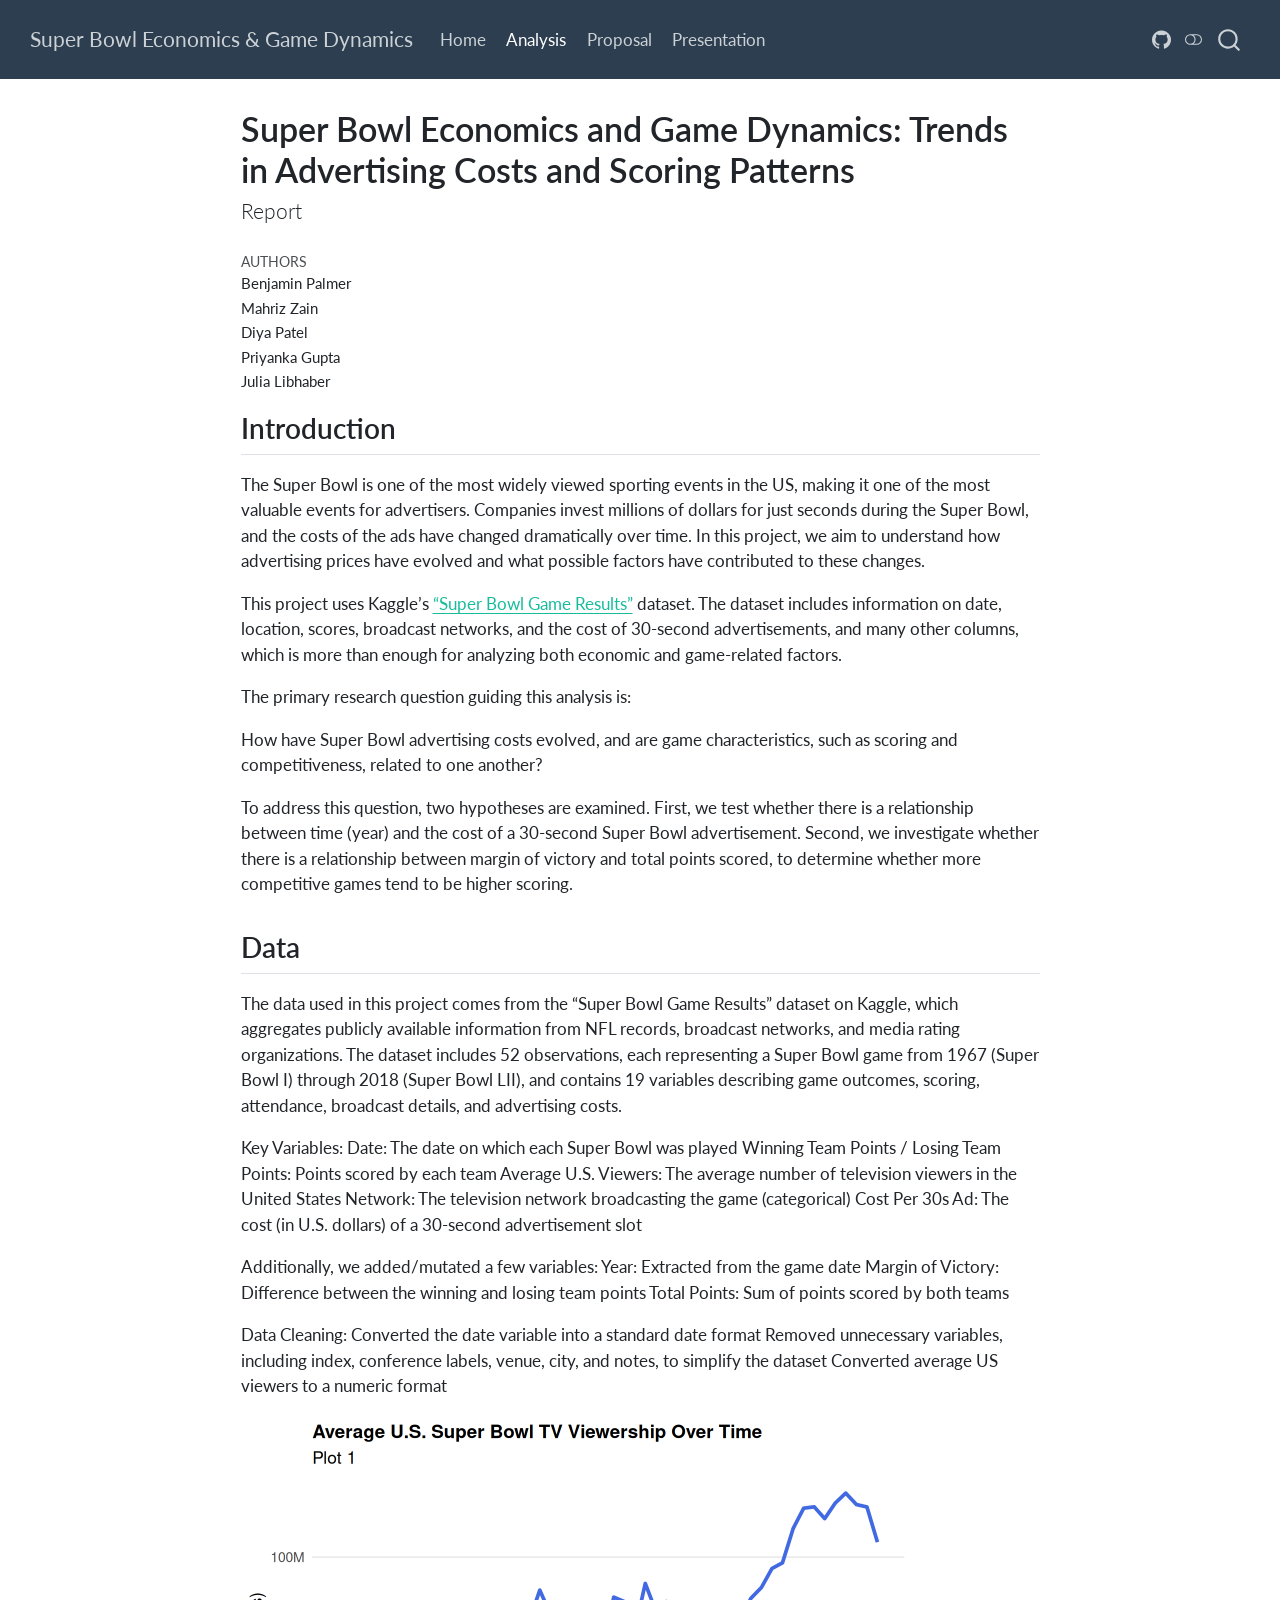
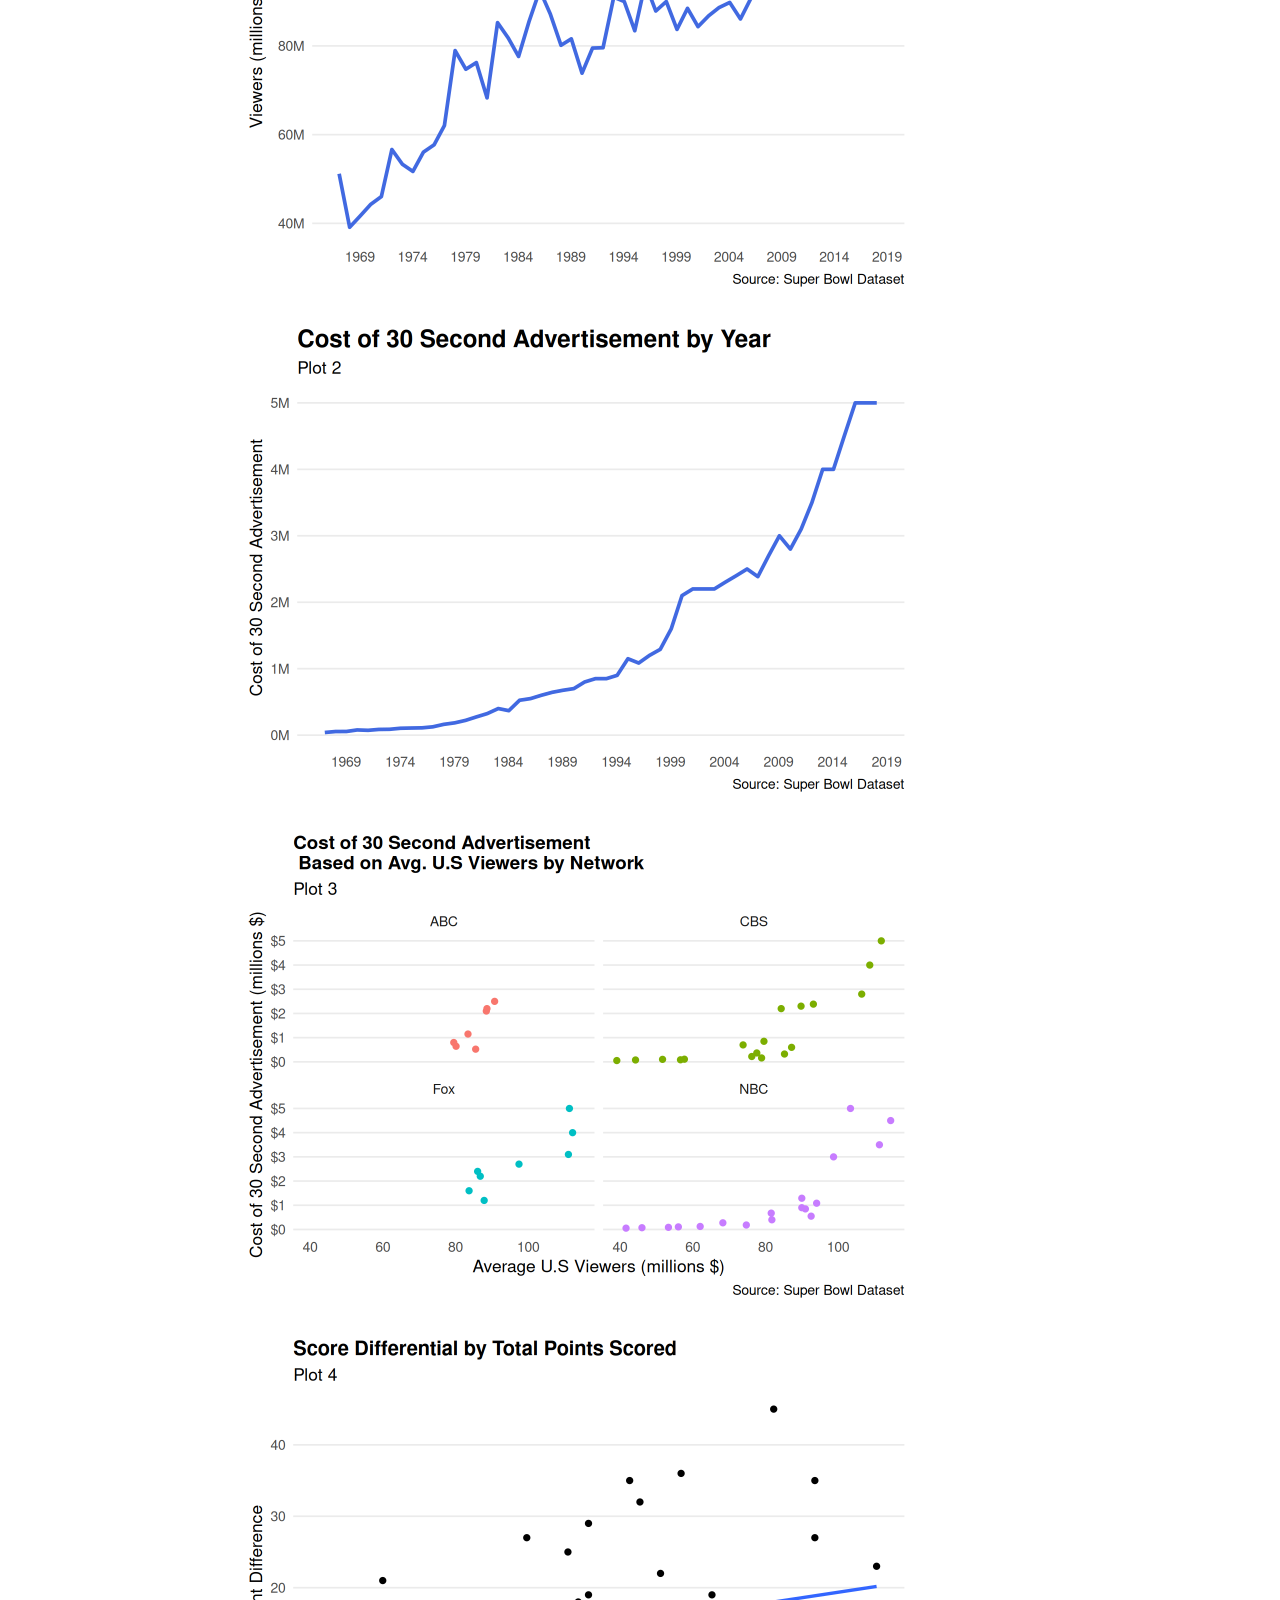
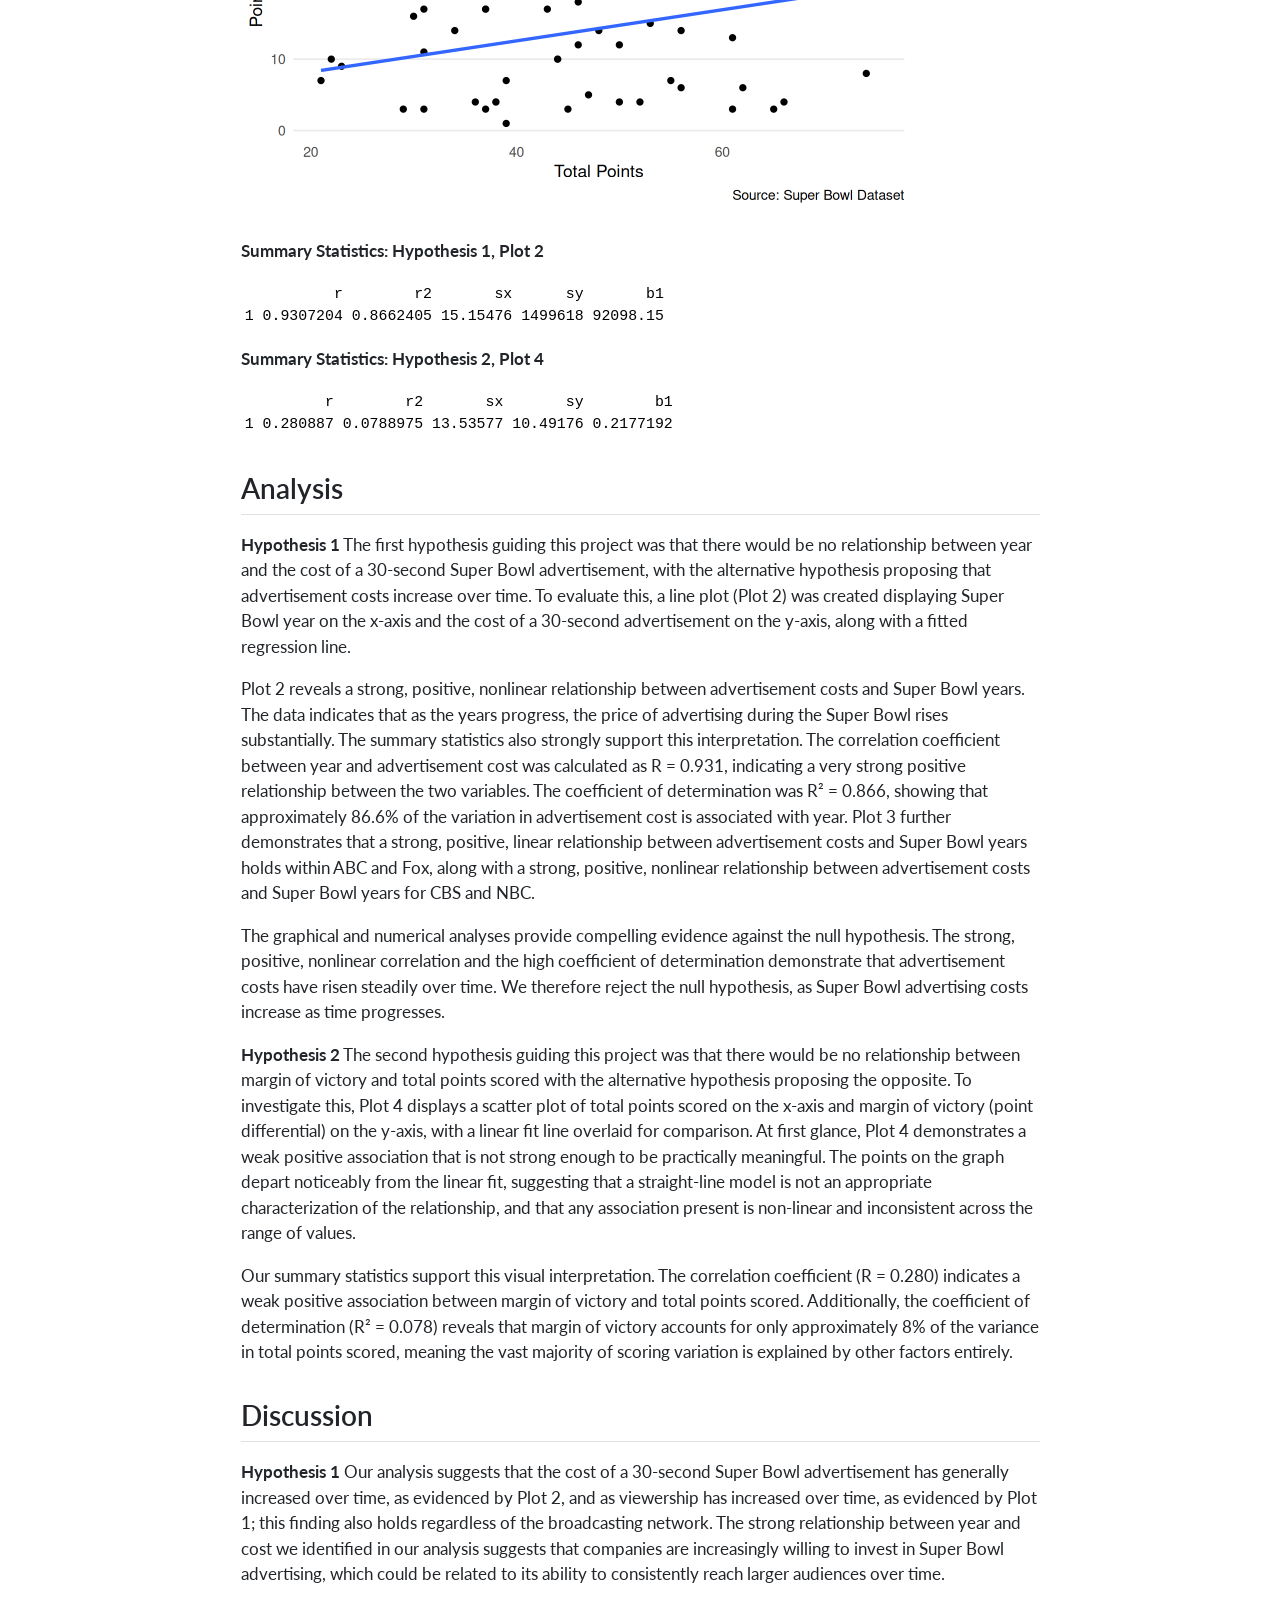
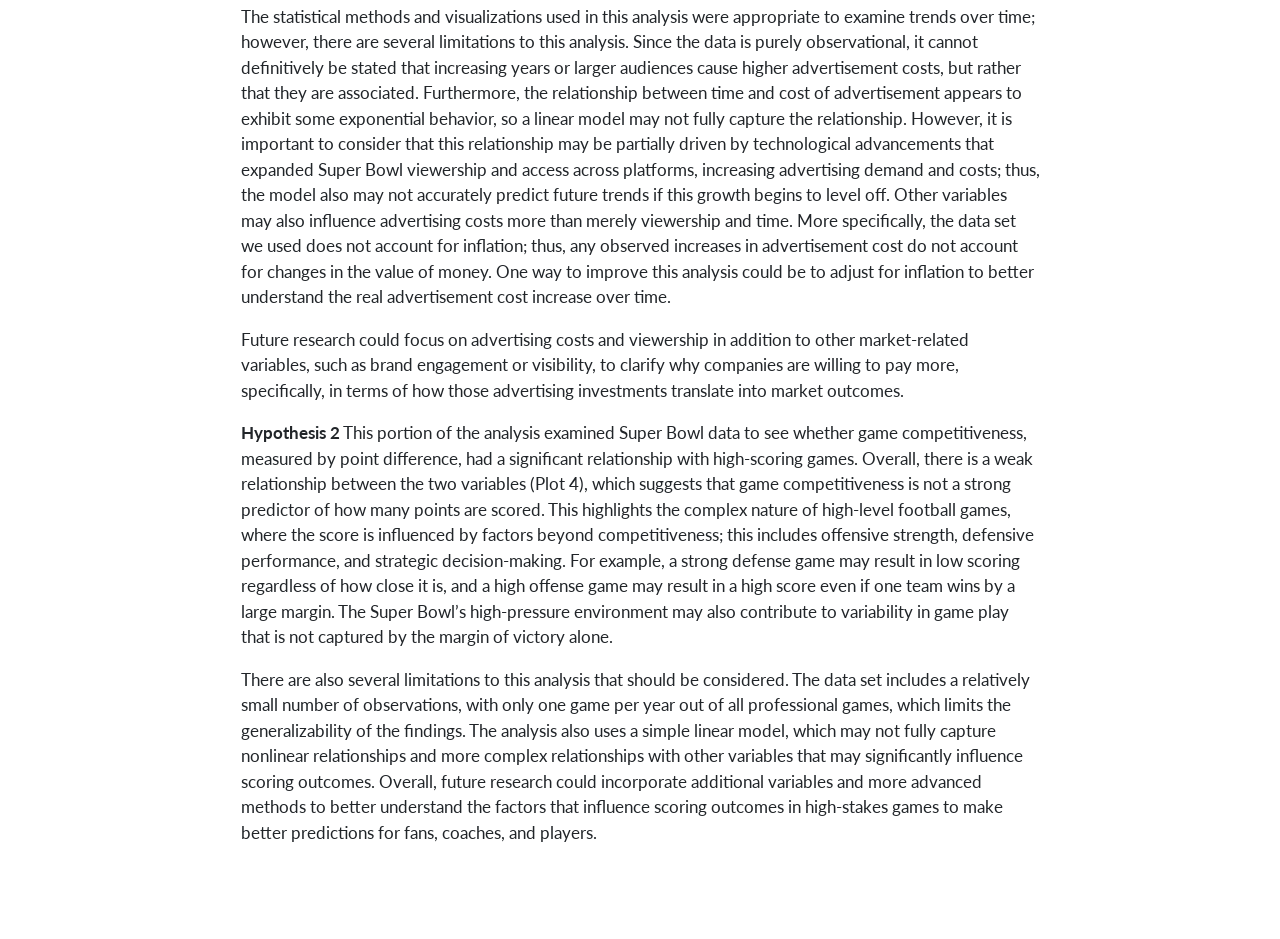
<file: analysis/super-bowl-analysis.html>
<!DOCTYPE html>
<html xmlns="http://www.w3.org/1999/xhtml" lang="en" xml:lang="en"><head>

<meta charset="utf-8">
<meta name="generator" content="quarto-1.11.9">

<meta name="viewport" content="width=device-width, initial-scale=1.0, user-scalable=yes">

<meta name="author" content="Benjamin Palmer">
<meta name="author" content="Mahriz Zain">
<meta name="author" content="Diya Patel">
<meta name="author" content="Priyanka Gupta">
<meta name="author" content="Julia Libhaber">

<title>Super Bowl Economics and Game Dynamics: Trends in Advertising Costs and Scoring Patterns – Super Bowl Economics &amp; Game Dynamics</title>
<style>
/* Default styles provided by pandoc.
** See https://pandoc.org/MANUAL.html#variables-for-html for config info.
*/
span.smallcaps{font-variant: small-caps;}
div.columns{display: flex; gap: 1.5em;}
div.column{flex: auto;}
@media screen {
div.columns{gap: min(4vw, 1.5em);}
div.column{overflow-x: auto;}
}
div.hanging-indent{margin-left: 1.5em; text-indent: -1.5em;}
ul.task-list{list-style: none;}
ul.task-list li input[type="checkbox"] {
  width: 0.8em;
  margin: 0 0.8em 0.2em -1em; /* quarto-specific, see https://github.com/quarto-dev/quarto-cli/issues/4556 */ 
  vertical-align: middle;
}
</style>


<script src="../site_libs/quarto-nav/quarto-nav.js"></script>
<script src="../site_libs/quarto-nav/headroom.min.js"></script>
<script src="../site_libs/clipboard/clipboard.min.js"></script>
<script src="../site_libs/quarto-search/autocomplete.umd.js"></script>
<script src="../site_libs/quarto-search/fuse.min.js"></script>
<script src="../site_libs/quarto-search/quarto-search.js"></script>
<meta name="quarto:offset" content="../">
<script src="../site_libs/quarto-html/quarto.js" type="module"></script>
<script src="../site_libs/quarto-html/tabsets/tabsets.js" type="module"></script>
<script src="../site_libs/quarto-html/scrollable-regions/scrollable-regions.js" type="module"></script>
<script src="../site_libs/quarto-html/popper.min.js"></script>
<script src="../site_libs/quarto-html/tippy.umd.min.js"></script>
<script src="../site_libs/quarto-html/anchor.min.js"></script>
<link href="../site_libs/quarto-html/tippy.css" rel="stylesheet">
<link href="../site_libs/quarto-html/quarto-syntax-highlighting-63b5708e65d6cd79cd7618c58d0c21e7.css" rel="stylesheet" class="quarto-color-scheme" id="quarto-text-highlighting-styles">
<link href="../site_libs/quarto-html/quarto-syntax-highlighting-dark-447e42e69aaa9833c0ba1b986f430b20.css" rel="stylesheet" class="quarto-color-scheme quarto-color-alternate" id="quarto-text-highlighting-styles">
<link href="../site_libs/quarto-html/quarto-syntax-highlighting-63b5708e65d6cd79cd7618c58d0c21e7.css" rel="stylesheet" class="quarto-color-scheme-extra" id="quarto-text-highlighting-styles">
<script src="../site_libs/bootstrap/bootstrap.min.js"></script>
<link href="../site_libs/bootstrap/bootstrap-icons.css" rel="stylesheet">
<link href="../site_libs/bootstrap/bootstrap-ea5cf2a5e90c3ae677599e21642e315d.min.css" rel="stylesheet" append-hash="true" class="quarto-color-scheme" id="quarto-bootstrap" data-mode="light">
<link href="../site_libs/bootstrap/bootstrap-dark-b348d5b559a602027a1f18095d1d555f.min.css" rel="stylesheet" append-hash="true" class="quarto-color-scheme quarto-color-alternate" id="quarto-bootstrap" data-mode="dark">
<link href="../site_libs/bootstrap/bootstrap-ea5cf2a5e90c3ae677599e21642e315d.min.css" rel="stylesheet" append-hash="true" class="quarto-color-scheme-extra" id="quarto-bootstrap" data-mode="light">
<script id="quarto-search-options" type="application/json">{
  "location": "navbar",
  "copy-button": false,
  "collapse-after": 3,
  "panel-placement": "end",
  "type": "overlay",
  "limit": 50,
  "keyboard-shortcut": [
    "f",
    "/",
    "s"
  ],
  "show-item-context": false,
  "language": {
    "search-no-results-text": "No results",
    "search-matching-documents-text": "matching documents",
    "search-copy-link-title": "Copy link to search",
    "search-hide-matches-text": "Hide additional matches",
    "search-more-match-text": "more match in this document",
    "search-more-matches-text": "more matches in this document",
    "search-clear-button-title": "Clear",
    "search-text-placeholder": "",
    "search-detached-cancel-button-title": "Cancel",
    "search-submit-button-title": "Submit",
    "search-label": "Search"
  }
}</script>


</head>

<body class="nav-fixed fullcontent quarto-light"><a id="quarto-skip-link" class="visually-hidden-focusable" href="#quarto-document-content">Skip to main content</a><script id="quarto-html-before-body" type="application/javascript">
    const toggleBodyColorMode = (bsSheetEl) => {
      const mode = bsSheetEl.getAttribute("data-mode");
      const bodyEl = window.document.querySelector("body");
      if (mode === "dark") {
        bodyEl.classList.add("quarto-dark");
        bodyEl.classList.remove("quarto-light");
      } else {
        bodyEl.classList.add("quarto-light");
        bodyEl.classList.remove("quarto-dark");
      }
    }
    const toggleBodyColorPrimary = () => {
      const bsSheetEl = window.document.querySelector("link#quarto-bootstrap:not([rel=disabled-stylesheet])");
      if (bsSheetEl) {
        toggleBodyColorMode(bsSheetEl);
      }
    }
    const setColorSchemeToggle = (alternate) => {
      const toggles = window.document.querySelectorAll('.quarto-color-scheme-toggle');
      for (let i=0; i < toggles.length; i++) {
        const toggle = toggles[i];
        if (toggle) {
          toggle.setAttribute("aria-checked", alternate ? "true" : "false");
          if (alternate) {
            toggle.classList.add("alternate");
          } else {
            toggle.classList.remove("alternate");
          }
        }
      }
    };
    const toggleColorMode = (alternate) => {
      // Switch the stylesheets
      const primaryStylesheets = window.document.querySelectorAll('link.quarto-color-scheme:not(.quarto-color-alternate)');
      const alternateStylesheets = window.document.querySelectorAll('link.quarto-color-scheme.quarto-color-alternate');
      manageTransitions('#quarto-margin-sidebar .nav-link', false);
      if (alternate) {
        // note: dark is layered on light, we don't disable primary!
        enableStylesheet(alternateStylesheets);
        for (const sheetNode of alternateStylesheets) {
          if (sheetNode.id === "quarto-bootstrap") {
            toggleBodyColorMode(sheetNode);
          }
        }
      } else {
        disableStylesheet(alternateStylesheets);
        enableStylesheet(primaryStylesheets)
        toggleBodyColorPrimary();
      }
      manageTransitions('#quarto-margin-sidebar .nav-link', true);
      // Switch the toggles
      setColorSchemeToggle(alternate)
    }
    // Hack to workaround the fact that safari doesn't
    // properly recolor the scrollbar when toggling (#1455).
    // Not run on load: stylesheets are set before first paint there, and
    // scrolling would undo the scroll to a URL fragment (#14973).
    // The one pixel nudge keeps the reader where they were.
    const refreshSafariScrollbar = () => {
      if (navigator.userAgent.indexOf('Safari') > 0 && navigator.userAgent.indexOf('Chrome') == -1) {
        manageTransitions("body", false);
        const scrollY = window.scrollY;
        window.scrollTo(0, scrollY > 0 ? scrollY - 1 : 1);
        setTimeout(() => {
          window.scrollTo(0, scrollY);
          manageTransitions("body", true);
        }, 40);
      }
    }
    const disableStylesheet = (stylesheets) => {
      for (let i=0; i < stylesheets.length; i++) {
        const stylesheet = stylesheets[i];
        stylesheet.rel = 'disabled-stylesheet';
      }
    }
    const enableStylesheet = (stylesheets) => {
      for (let i=0; i < stylesheets.length; i++) {
        const stylesheet = stylesheets[i];
        if(stylesheet.rel !== 'stylesheet') { // for Chrome, which will still FOUC without this check
          stylesheet.rel = 'stylesheet';
        }
      }
    }
    const manageTransitions = (selector, allowTransitions) => {
      const els = window.document.querySelectorAll(selector);
      for (let i=0; i < els.length; i++) {
        const el = els[i];
        if (allowTransitions) {
          el.classList.remove('notransition');
        } else {
          el.classList.add('notransition');
        }
      }
    }
    const isFileUrl = () => {
      return window.location.protocol === 'file:';
    }
    const hasAlternateSentinel = () => {
      let styleSentinel = getColorSchemeSentinel();
      if (styleSentinel !== null) {
        return styleSentinel === "alternate";
      } else {
        return false;
      }
    }
    const setStyleSentinel = (alternate) => {
      const value = alternate ? "alternate" : "default";
      if (!isFileUrl()) {
        window.localStorage.setItem("quarto-color-scheme", value);
      } else {
        localAlternateSentinel = value;
      }
    }
    const getColorSchemeSentinel = () => {
      if (!isFileUrl()) {
        const storageValue = window.localStorage.getItem("quarto-color-scheme");
        return storageValue != null ? storageValue : localAlternateSentinel;
      } else {
        return localAlternateSentinel;
      }
    }
    const toggleGiscusIfUsed = (isAlternate, darkModeDefault) => {
      const baseTheme = document.querySelector('#giscus-base-theme')?.value ?? 'light';
      const alternateTheme = document.querySelector('#giscus-alt-theme')?.value ?? 'dark';
      let newTheme = '';
      if(authorPrefersDark) {
        newTheme = isAlternate ? baseTheme : alternateTheme;
      } else {
        newTheme = isAlternate ? alternateTheme : baseTheme;
      }
      const changeGiscusTheme = () => {
        // From: https://github.com/giscus/giscus/issues/336
        const sendMessage = (message) => {
          const iframe = document.querySelector('iframe.giscus-frame');
          if (!iframe) return;
          iframe.contentWindow.postMessage({ giscus: message }, 'https://giscus.app');
        }
        sendMessage({
          setConfig: {
            theme: newTheme
          }
        });
      }
      const isGiscussLoaded = window.document.querySelector('iframe.giscus-frame') !== null;
      if (isGiscussLoaded) {
        changeGiscusTheme();
      }
    };
    const authorPrefersDark = false;
    const darkModeDefault = authorPrefersDark;
      document.querySelector('link#quarto-text-highlighting-styles.quarto-color-scheme-extra').rel = 'disabled-stylesheet';
      document.querySelector('link#quarto-bootstrap.quarto-color-scheme-extra').rel = 'disabled-stylesheet';
    let localAlternateSentinel = darkModeDefault ? 'alternate' : 'default';
    // Dark / light mode switch
    window.quartoToggleColorScheme = () => {
      // Read the current dark / light value
      let toAlternate = !hasAlternateSentinel();
      toggleColorMode(toAlternate);
      refreshSafariScrollbar();
      setStyleSentinel(toAlternate);
      toggleGiscusIfUsed(toAlternate, darkModeDefault);
      window.dispatchEvent(new Event('resize'));
    };
    // Switch to dark mode if need be
    if (hasAlternateSentinel()) {
      toggleColorMode(true);
    } else {
      toggleColorMode(false);
    }
  </script>

<div id="quarto-search-results"></div>
  <header id="quarto-header" class="headroom fixed-top">
    <nav class="navbar navbar-expand-lg " data-bs-theme="dark" aria-label="Site">
      <div class="navbar-container container-fluid">
      <div class="navbar-brand-container mx-auto">
    <a class="navbar-brand" href="../index.html">
    <span class="navbar-title">Super Bowl Economics &amp; Game Dynamics</span>
    </a>
  </div>
          <button class="navbar-toggler" type="button" data-bs-toggle="collapse" data-bs-target="#navbarCollapse" aria-controls="navbarCollapse" aria-expanded="false" aria-label="Toggle navigation" onclick="if (window.quartoToggleHeadroom) { window.quartoToggleHeadroom(); }">
  <span class="navbar-toggler-icon"></span>
</button>
          <div class="collapse navbar-collapse" id="navbarCollapse">
            <ul class="navbar-nav navbar-nav-scroll me-auto">
  <li class="nav-item">
    <a class="nav-link" href="../index.html"> 
<span class="menu-text">Home</span></a>
  </li>  
  <li class="nav-item">
    <a class="nav-link active" href="../analysis/super-bowl-analysis.html" aria-current="page"> 
<span class="menu-text">Analysis</span></a>
  </li>  
  <li class="nav-item">
    <a class="nav-link" href="../analysis/proposal.html"> 
<span class="menu-text">Proposal</span></a>
  </li>  
  <li class="nav-item">
    <a class="nav-link" href="../presentation.pdf"> 
<span class="menu-text">Presentation</span></a>
  </li>  
</ul>
            <ul class="navbar-nav navbar-nav-scroll ms-auto">
  <li class="nav-item compact">
    <a class="nav-link" href="https://github.com/mahrizzain/Super-Bowl-Economics-Game-Dynamics-Advertising-and-Scoring-Analysis"> <i class="bi bi-github" role="img">
</i> 
<span class="menu-text"></span></a>
  </li>  
</ul>
          </div> <!-- /navcollapse -->
            <div class="quarto-navbar-tools">
  <button type="button" role="switch" aria-checked="false" class="quarto-color-scheme-toggle quarto-navigation-tool  px-1" onclick="window.quartoToggleColorScheme(); return false;" title="Toggle dark mode" aria-label="Toggle dark mode"><i class="bi"></i></button>
</div>
            <div id="quarto-search" class="" title="Search"></div>
      </div> <!-- /container-fluid -->
    </nav>
</header>
<!-- content -->
<div id="quarto-content" class="quarto-container page-columns page-rows-contents page-layout-article page-navbar">
<!-- sidebar -->
<!-- margin-sidebar -->
    
<!-- main -->
<main class="content" id="quarto-document-content" tabindex="-1">


<header id="title-block-header" class="quarto-title-block default">
<div class="quarto-title">
<h1 class="title">Super Bowl Economics and Game Dynamics: Trends in Advertising Costs and Scoring Patterns</h1>
<p class="subtitle lead">Report</p>
</div>



<div class="quarto-title-meta">

    <div>
    <div class="quarto-title-meta-heading">Authors</div>
    <div class="quarto-title-meta-contents">
             <p>Benjamin Palmer </p>
             <p>Mahriz Zain </p>
             <p>Diya Patel </p>
             <p>Priyanka Gupta </p>
             <p>Julia Libhaber </p>
          </div>
  </div>
    
  
    
  </div>
  


</header>


<section id="introduction" class="level2">
<h2 class="anchored" data-anchor-id="introduction">Introduction</h2>
<p>The Super Bowl is one of the most widely viewed sporting events in the US, making it one of the most valuable events for advertisers. Companies invest millions of dollars for just seconds during the Super Bowl, and the costs of the ads have changed dramatically over time. In this project, we aim to understand how advertising prices have evolved and what possible factors have contributed to these changes.</p>
<p>This project uses Kaggle’s <a href="https://www.kaggle.com/datasets/thedevastator/super-bowl-game-results/">“Super Bowl Game Results”</a> dataset. The dataset includes information on date, location, scores, broadcast networks, and the cost of 30-second advertisements, and many other columns, which is more than enough for analyzing both economic and game-related factors.</p>
<p>The primary research question guiding this analysis is:</p>
<p>How have Super Bowl advertising costs evolved, and are game characteristics, such as scoring and competitiveness, related to one another?</p>
<p>To address this question, two hypotheses are examined. First, we test whether there is a relationship between time (year) and the cost of a 30-second Super Bowl advertisement. Second, we investigate whether there is a relationship between margin of victory and total points scored, to determine whether more competitive games tend to be higher scoring.</p>
<div style="page-break-after: always;"></div>
</section>
<section id="data" class="level2">
<h2 class="anchored" data-anchor-id="data">Data</h2>
<p>The data used in this project comes from the “Super Bowl Game Results” dataset on Kaggle, which aggregates publicly available information from NFL records, broadcast networks, and media rating organizations. The dataset includes 52 observations, each representing a Super Bowl game from 1967 (Super Bowl I) through 2018 (Super Bowl LII), and contains 19 variables describing game outcomes, scoring, attendance, broadcast details, and advertising costs.</p>
<p>Key Variables: Date: The date on which each Super Bowl was played Winning Team Points / Losing Team Points: Points scored by each team Average U.S. Viewers: The average number of television viewers in the United States Network: The television network broadcasting the game (categorical) Cost Per 30s Ad: The cost (in U.S. dollars) of a 30-second advertisement slot</p>
<p>Additionally, we added/mutated a few variables: Year: Extracted from the game date Margin of Victory: Difference between the winning and losing team points Total Points: Sum of points scored by both teams</p>
<p>Data Cleaning: Converted the date variable into a standard date format Removed unnecessary variables, including index, conference labels, venue, city, and notes, to simplify the dataset Converted average US viewers to a numeric format</p>
<div class="cell">
<div class="cell-output-display">
<div>
<figure class="figure">
<p><img src="super-bowl-analysis_files/figure-html/plot-1-1.png" class="img-fluid figure-img" width="672"></p>
</figure>
</div>
</div>
</div>
<div class="cell">
<div class="cell-output-display">
<div>
<figure class="figure">
<p><img src="super-bowl-analysis_files/figure-html/plot-2-1.png" class="img-fluid figure-img" width="672"></p>
</figure>
</div>
</div>
</div>
<div class="cell">
<div class="cell-output-display">
<div>
<figure class="figure">
<p><img src="super-bowl-analysis_files/figure-html/plot-3-1.png" class="img-fluid figure-img" width="672"></p>
</figure>
</div>
</div>
</div>
<div class="cell">
<div class="cell-output-display">
<div>
<figure class="figure">
<p><img src="super-bowl-analysis_files/figure-html/plot-4-1.png" class="img-fluid figure-img" width="672"></p>
</figure>
</div>
</div>
</div>
<p><strong>Summary Statistics: Hypothesis 1, Plot 2</strong></p>
<div class="cell">
<div class="cell-output cell-output-stdout">
<pre><code>          r        r2       sx      sy       b1
1 0.9307204 0.8662405 15.15476 1499618 92098.15</code></pre>
</div>
</div>
<p><strong>Summary Statistics: Hypothesis 2, Plot 4</strong></p>
<div class="cell">
<div class="cell-output cell-output-stdout">
<pre><code>         r        r2       sx       sy        b1
1 0.280887 0.0788975 13.53577 10.49176 0.2177192</code></pre>
</div>
</div>
<div style="page-break-after: always;"></div>
</section>
<section id="analysis" class="level2">
<h2 class="anchored" data-anchor-id="analysis">Analysis</h2>
<p><strong>Hypothesis 1</strong> The first hypothesis guiding this project was that there would be no relationship between year and the cost of a 30-second Super Bowl advertisement, with the alternative hypothesis proposing that advertisement costs increase over time. To evaluate this, a line plot (Plot 2) was created displaying Super Bowl year on the x-axis and the cost of a 30-second advertisement on the y-axis, along with a fitted regression line.</p>
<p>Plot 2 reveals a strong, positive, nonlinear relationship between advertisement costs and Super Bowl years. The data indicates that as the years progress, the price of advertising during the Super Bowl rises substantially. The summary statistics also strongly support this interpretation. The correlation coefficient between year and advertisement cost was calculated as R = 0.931, indicating a very strong positive relationship between the two variables. The coefficient of determination was R² = 0.866, showing that approximately 86.6% of the variation in advertisement cost is associated with year. Plot 3 further demonstrates that a strong, positive, linear relationship between advertisement costs and Super Bowl years holds within ABC and Fox, along with a strong, positive, nonlinear relationship between advertisement costs and Super Bowl years for CBS and NBC.</p>
<p>The graphical and numerical analyses provide compelling evidence against the null hypothesis. The strong, positive, nonlinear correlation and the high coefficient of determination demonstrate that advertisement costs have risen steadily over time. We therefore reject the null hypothesis, as Super Bowl advertising costs increase as time progresses.</p>
<p><strong>Hypothesis 2</strong> The second hypothesis guiding this project was that there would be no relationship between margin of victory and total points scored with the alternative hypothesis proposing the opposite. To investigate this, Plot 4 displays a scatter plot of total points scored on the x-axis and margin of victory (point differential) on the y-axis, with a linear fit line overlaid for comparison. At first glance, Plot 4 demonstrates a weak positive association that is not strong enough to be practically meaningful. The points on the graph depart noticeably from the linear fit, suggesting that a straight-line model is not an appropriate characterization of the relationship, and that any association present is non-linear and inconsistent across the range of values.</p>
<p>Our summary statistics support this visual interpretation. The correlation coefficient (R = 0.280) indicates a weak positive association between margin of victory and total points scored. Additionally, the coefficient of determination (R² = 0.078) reveals that margin of victory accounts for only approximately 8% of the variance in total points scored, meaning the vast majority of scoring variation is explained by other factors entirely.</p>
<div style="page-break-after: always;"></div>
</section>
<section id="discussion" class="level2">
<h2 class="anchored" data-anchor-id="discussion">Discussion</h2>
<p><strong>Hypothesis 1</strong> Our analysis suggests that the cost of a 30-second Super Bowl advertisement has generally increased over time, as evidenced by Plot 2, and as viewership has increased over time, as evidenced by Plot 1; this finding also holds regardless of the broadcasting network. The strong relationship between year and cost we identified in our analysis suggests that companies are increasingly willing to invest in Super Bowl advertising, which could be related to its ability to consistently reach larger audiences over time.</p>
<p>The statistical methods and visualizations used in this analysis were appropriate to examine trends over time; however, there are several limitations to this analysis. Since the data is purely observational, it cannot definitively be stated that increasing years or larger audiences cause higher advertisement costs, but rather that they are associated. Furthermore, the relationship between time and cost of advertisement appears to exhibit some exponential behavior, so a linear model may not fully capture the relationship. However, it is important to consider that this relationship may be partially driven by technological advancements that expanded Super Bowl viewership and access across platforms, increasing advertising demand and costs; thus, the model also may not accurately predict future trends if this growth begins to level off. Other variables may also influence advertising costs more than merely viewership and time. More specifically, the data set we used does not account for inflation; thus, any observed increases in advertisement cost do not account for changes in the value of money. One way to improve this analysis could be to adjust for inflation to better understand the real advertisement cost increase over time.</p>
<p>Future research could focus on advertising costs and viewership in addition to other market-related variables, such as brand engagement or visibility, to clarify why companies are willing to pay more, specifically, in terms of how those advertising investments translate into market outcomes.</p>
<p><strong>Hypothesis 2</strong> This portion of the analysis examined Super Bowl data to see whether game competitiveness, measured by point difference, had a significant relationship with high-scoring games. Overall, there is a weak relationship between the two variables (Plot 4), which suggests that game competitiveness is not a strong predictor of how many points are scored. This highlights the complex nature of high-level football games, where the score is influenced by factors beyond competitiveness; this includes offensive strength, defensive performance, and strategic decision-making. For example, a strong defense game may result in low scoring regardless of how close it is, and a high offense game may result in a high score even if one team wins by a large margin. The Super Bowl’s high-pressure environment may also contribute to variability in game play that is not captured by the margin of victory alone.</p>
<p>There are also several limitations to this analysis that should be considered. The data set includes a relatively small number of observations, with only one game per year out of all professional games, which limits the generalizability of the findings. The analysis also uses a simple linear model, which may not fully capture nonlinear relationships and more complex relationships with other variables that may significantly influence scoring outcomes. Overall, future research could incorporate additional variables and more advanced methods to better understand the factors that influence scoring outcomes in high-stakes games to make better predictions for fans, coaches, and players.</p>


</section>

</main> <!-- /main -->
<script id="quarto-html-after-body" type="application/javascript">
  window.document.addEventListener("DOMContentLoaded", function (event) {
    // Ensure there is a toggle, if there isn't float one in the top right
    if (window.document.querySelector('.quarto-color-scheme-toggle') === null) {
      const toggle = window.document.createElement('button');
      toggle.type = "button";
      toggle.setAttribute("role", "switch");
      toggle.setAttribute("aria-checked", "false");
      toggle.classList.add('top-right');
      toggle.classList.add('quarto-color-scheme-toggle');
      toggle.setAttribute("aria-label", "Toggle dark mode");
      toggle.onclick = function() { try { window.quartoToggleColorScheme(); } catch {} return false; };
      const i = window.document.createElement("i");
      i.classList.add('bi');
      toggle.appendChild(i);
      // Put the toggle in a landmark of its own, so that landmark navigation
      // can reach it.
      //
      // The container is always a fresh direct child of body, and the toggle is
      // never moved into page furniture that the theme or the author controls.
      // The toggle is positioned against the page, so any ancestor that
      // establishes a containing block captures it: a positioned element or a
      // grid for position: absolute, and transform, filter, will-change or
      // contain for position: fixed. A direct child of body has none of these
      // to inherit, and the shift when one appears is silent and visual.
      //
      // ARIA says a document should have at most one banner, and axe reports a
      // duplicate whether or not the banners carry distinct labels. So use a
      // header when the page has no banner yet, and a named region otherwise.
      //
      // A header is a banner wherever it sits, unless it is inside sectioning
      // content, so this cannot just look at the children of body: a custom
      // page layout wraps the title block header in a plain div. An explicit
      // role="banner" always counts.
      const sectioning = 'article, aside, main, nav, section, [role="article"], [role="complementary"], [role="main"], [role="navigation"], [role="region"]';
      const hasBanner = Array.from(
        window.document.querySelectorAll('header:not([role]), [role="banner"]')
      ).some(function(el) {
        return el.hasAttribute("role") || el.closest(sectioning) === null;
      });
      const container = window.document.createElement(hasBanner ? "div" : "header");
      if (hasBanner) {
        container.setAttribute("role", "region");
        container.setAttribute("aria-label", "Toggle dark mode");
      }
      container.classList.add('quarto-color-scheme-toggle-container');
      container.appendChild(toggle);
      window.document.body.appendChild(container);
    }
    setColorSchemeToggle(hasAlternateSentinel())
    const icon = "";
    const anchorJS = new window.AnchorJS();
    anchorJS.options = {
      placement: 'right',
      icon: icon
    };
    anchorJS.add('.anchored');
    const isCodeAnnotation = (el) => {
      for (const clz of el.classList) {
        if (clz.startsWith('code-annotation-')) {                     
          return true;
        }
      }
      return false;
    }
    const onCopySuccess = function(e) {
      // button target
      const button = e.trigger;
      // don't keep focus
      button.blur();
      // flash "checked"
      button.classList.add('code-copy-button-checked');
      var currentTitle = button.getAttribute("title");
      button.setAttribute("title", "Copied!");
      let tooltip;
      if (window.bootstrap) {
        button.setAttribute("data-bs-toggle", "tooltip");
        button.setAttribute("data-bs-placement", "left");
        button.setAttribute("data-bs-title", "Copied!");
        tooltip = new bootstrap.Tooltip(button, 
          { trigger: "manual", 
            customClass: "code-copy-button-tooltip",
            offset: [0, -8]});
        tooltip.show();    
      }
      setTimeout(function() {
        if (tooltip) {
          tooltip.hide();
          button.removeAttribute("data-bs-title");
          button.removeAttribute("data-bs-toggle");
          button.removeAttribute("data-bs-placement");
        }
        button.setAttribute("title", currentTitle);
        button.classList.remove('code-copy-button-checked');
      }, 1000);
      // clear code selection
      e.clearSelection();
    }
    const getTextToCopy = function(trigger) {
      const outerScaffold = trigger.parentElement.cloneNode(true);
      const codeEl = outerScaffold.querySelector('code');
      for (const childEl of codeEl.children) {
        if (isCodeAnnotation(childEl)) {
          childEl.remove();
        }
      }
      return codeEl.innerText;
    }
    const clipboard = new window.ClipboardJS('.code-copy-button:not([data-in-quarto-modal])', {
      text: getTextToCopy
    });
    clipboard.on('success', onCopySuccess);
    if (window.document.getElementById('quarto-embedded-source-code-modal')) {
      const clipboardModal = new window.ClipboardJS('.code-copy-button[data-in-quarto-modal]', {
        text: getTextToCopy,
        container: window.document.getElementById('quarto-embedded-source-code-modal')
      });
      clipboardModal.on('success', onCopySuccess);
    }
      var localhostRegex = new RegExp(/^(?:http|https):\/\/localhost\:?[0-9]*\//);
      var mailtoRegex = new RegExp(/^mailto:/);
        var filterRegex = new RegExp('/' + window.location.host + '/');
      var isInternal = (href) => {
          return filterRegex.test(href) || localhostRegex.test(href) || mailtoRegex.test(href);
      }
      // Inspect non-navigation links and adorn them if external
      window.quartoDecorateExternalLinks = function (root) {
     var links = (root || window.document).querySelectorAll('a[href]:not(.nav-link):not(.navbar-brand):not(.toc-action):not(.sidebar-link):not(.sidebar-item-toggle):not(.pagination-link):not(.no-external):not([aria-hidden]):not(.dropdown-item):not(.quarto-navigation-tool):not(.about-link)');
      for (var i=0; i<links.length; i++) {
        const link = links[i];
        if (!isInternal(link.href)) {
          // undo the damage that might have been done by quarto-nav.js in the case of
          // links that we want to consider external
          if (link.dataset.originalHref !== undefined) {
            link.href = link.dataset.originalHref;
          }
          if (!link.classList.contains('no-external-icon')) {
          }
        }
      }
      };
      window.quartoDecorateExternalLinks(window.document);
    // Esc closes the popup (WCAG 1.4.13) and focus leaving both trigger and
    // popup closes it (WCAG 2.4.11); tippy handles neither for interactive popups.
    const hideOnEscAndFocusOut = {
      name: 'hideOnEscAndFocusOut',
      defaultValue: true,
      fn(instance) {
        const dismiss = () => {
          // A show scheduled by the trigger delay would otherwise reopen it
          instance.clearDelayTimeouts();
          instance.hide();
        };
        const onKeyDown = (event) => {
          if (event.key !== 'Escape') {
            return;
          }
          // Keep Esc from also reaching page handlers (e.g. reveal.js overview),
          // except an open reveal.js slide menu, which Esc should close too.
          // The menu handles keys only when its keyboard option is on.
          const menuHandlesEsc = window.Reveal?.getPlugin?.('menu')?.isOpen() &&
            window.Reveal.getConfig().menu?.keyboard !== false;
          if (!menuHandlesEsc) {
            event.stopPropagation();
          }
          if (instance.popper.contains(window.document.activeElement)) {
            // Disabled while refocusing so the focus trigger does not reopen it
            instance.disable();
            instance.reference.focus();
            instance.enable();
          }
          dismiss();
        };
        const onFocusOut = (event) => {
          const target = event.relatedTarget;
          if (target && !instance.reference.contains(target) &&
              !instance.popper.contains(target)) {
            dismiss();
          }
        };
        // On the trigger too: a click trigger (code-annotations: select) has no
        // blur handling. Attached for the instance's lifetime so leaving the
        // trigger also cancels a show still pending on the trigger delay.
        instance.reference.addEventListener('focusout', onFocusOut);
        return {
          onShow() {
            window.document.addEventListener('keydown', onKeyDown, true);
            instance.popper.addEventListener('focusout', onFocusOut);
          },
          onHide() {
            window.document.removeEventListener('keydown', onKeyDown, true);
            instance.popper.removeEventListener('focusout', onFocusOut);
          },
          onDestroy() {
            instance.reference.removeEventListener('focusout', onFocusOut);
          },
        };
      },
    };
    function tippyHover(el, contentFn, onTriggerFn, onUntriggerFn) {
      const config = {
        allowHTML: true,
        maxWidth: 500,
        delay: 100,
        arrow: false,
        appendTo: function(el) {
            return el.parentElement;
        },
        interactive: true,
        interactiveBorder: 10,
        theme: 'quarto',
        placement: 'bottom-start',
        plugins: [hideOnEscAndFocusOut],
      };
      if (contentFn) {
        config.content = contentFn;
      }
      if (onTriggerFn) {
        config.onTrigger = onTriggerFn;
      }
      if (onUntriggerFn) {
        config.onUntrigger = onUntriggerFn;
      }
      window.tippy(el, config); 
    }
    const noterefs = window.document.querySelectorAll('a[role="doc-noteref"]');
    for (var i=0; i<noterefs.length; i++) {
      const ref = noterefs[i];
      tippyHover(ref, function() {
        // use id or data attribute instead here
        let href = ref.getAttribute('data-footnote-href') || ref.getAttribute('href');
        try { href = new URL(href).hash; } catch {}
        const id = href.replace(/^#\/?/, "");
        const note = window.document.getElementById(id);
        if (note) {
          return note.innerHTML;
        } else {
          return "";
        }
      });
    }
    const xrefs = window.document.querySelectorAll('a.quarto-xref');
    const processXRef = (id, note) => {
      // Strip column container classes
      const stripColumnClz = (el) => {
        el.classList.remove("page-full", "page-columns");
        if (el.children) {
          for (const child of el.children) {
            stripColumnClz(child);
          }
        }
      }
      stripColumnClz(note)
      if (id === null || id.startsWith('sec-')) {
        // Special case sections, only their first couple elements
        const container = document.createElement("div");
        if (note.children && note.children.length > 2) {
          container.appendChild(note.children[0].cloneNode(true));
          for (let i = 1; i < note.children.length; i++) {
            const child = note.children[i];
            if (child.tagName === "P" && child.innerText === "") {
              continue;
            } else {
              container.appendChild(child.cloneNode(true));
              break;
            }
          }
          if (window.Quarto?.typesetMath) {
            window.Quarto.typesetMath(container);
          }
          return container.innerHTML
        } else {
          if (window.Quarto?.typesetMath) {
            window.Quarto.typesetMath(note);
          }
          return note.innerHTML;
        }
      } else {
        // Remove any anchor links if they are present
        const anchorLink = note.querySelector('a.anchorjs-link');
        if (anchorLink) {
          anchorLink.remove();
        }
        if (window.Quarto?.typesetMath) {
          window.Quarto.typesetMath(note);
        }
        if (note.classList.contains("callout")) {
          return note.outerHTML;
        } else {
          return note.innerHTML;
        }
      }
    }
    for (var i=0; i<xrefs.length; i++) {
      const xref = xrefs[i];
      tippyHover(xref, undefined, function(instance) {
        instance.disable();
        let url = xref.getAttribute('href');
        let hash = undefined; 
        if (url.startsWith('#')) {
          hash = url;
        } else {
          try { hash = new URL(url).hash; } catch {}
        }
        if (hash) {
          const id = hash.replace(/^#\/?/, "");
          const note = window.document.getElementById(id);
          if (note !== null) {
            try {
              const html = processXRef(id, note.cloneNode(true));
              instance.setContent(html);
            } finally {
              instance.enable();
              instance.show();
            }
          } else {
            // See if we can fetch this
            fetch(url.split('#')[0])
            .then(res => res.text())
            .then(html => {
              const parser = new DOMParser();
              const htmlDoc = parser.parseFromString(html, "text/html");
              const note = htmlDoc.getElementById(id);
              if (note !== null) {
                const html = processXRef(id, note);
                instance.setContent(html);
              } 
            }).finally(() => {
              instance.enable();
              instance.show();
            });
          }
        } else {
          // See if we can fetch a full url (with no hash to target)
          // This is a special case and we should probably do some content thinning / targeting
          fetch(url)
          .then(res => res.text())
          .then(html => {
            const parser = new DOMParser();
            const htmlDoc = parser.parseFromString(html, "text/html");
            const note = htmlDoc.querySelector('main.content');
            if (note !== null) {
              // This should only happen for chapter cross references
              // (since there is no id in the URL)
              // remove the first header
              if (note.children.length > 0 && note.children[0].tagName === "HEADER") {
                note.children[0].remove();
              }
              const html = processXRef(null, note);
              instance.setContent(html);
            } 
          }).finally(() => {
            instance.enable();
            instance.show();
          });
        }
      }, function(instance) {
      });
    }
        let selectedAnnoteEl;
        const selectorForAnnotation = ( cell, annotation) => {
          let cellAttr = 'data-code-cell="' + cell + '"';
          let lineAttr = 'data-code-annotation="' +  annotation + '"';
          const selector = 'span[' + cellAttr + '][' + lineAttr + ']';
          return selector;
        }
        const selectCodeLines = (annoteEl) => {
          const doc = window.document;
          const targetCell = annoteEl.getAttribute("data-target-cell");
          const targetAnnotation = annoteEl.getAttribute("data-target-annotation");
          const annoteSpan = window.document.querySelector(selectorForAnnotation(targetCell, targetAnnotation));
          const lines = annoteSpan.getAttribute("data-code-lines").split(",");
          const lineIds = lines.map((line) => {
            return targetCell + "-" + line;
          })
          // Each band is positioned against its own containing block, which is
          // not the offsetParent of the lines, so place it from client rects.
          const placeBand = (band, firstEl, lastEl, codeBlock) => {
            const container = band.offsetParent;
            if (container === null) {
              return;
            }
            const containerRect = container.getBoundingClientRect();
            // Reveal.js scales slides with a transform, so convert client
            // pixels back to the CSS pixels of the container.
            const scale = containerRect.height / container.offsetHeight || 1;
            const firstRect = firstEl.getBoundingClientRect();
            const lastRect = lastEl.getBoundingClientRect();
            const top = (firstRect.top - containerRect.top) / scale - container.clientTop + container.scrollTop;
            const height = (lastRect.bottom - firstRect.top) / scale;
            band.style.top = top - 2 + "px";
            band.style.height = height + 4 + "px";
            if (codeBlock) {
              // Without the copy button wrapper, the containing block is wider
              // than the code block, so span the code block explicitly.
              const blockRect = codeBlock.getBoundingClientRect();
              band.style.left = (blockRect.left - containerRect.left) / scale - container.clientLeft + container.scrollLeft + "px";
              band.style.width = blockRect.width / scale + "px";
            }
          };
          if (lineIds.length > 0) {
            const el = window.document.getElementById(lineIds[0]);
            const lastEl = window.document.getElementById(lineIds[lineIds.length - 1]);
            const parent = el.parentElement.parentElement;
            // cook up a div (if necessary) and position it
            let div = window.document.getElementById("code-annotation-line-highlight");
            if (div === null) {
              div = window.document.createElement("div");
              div.setAttribute("id", "code-annotation-line-highlight");
              div.style.position = 'absolute';
              parent.appendChild(div);
            }
            placeBand(div, el, lastEl, parent.closest("div.sourceCode") || parent);
            let gutterDiv = window.document.getElementById("code-annotation-line-highlight-gutter");
            if (gutterDiv === null) {
              gutterDiv = window.document.createElement("div");
              gutterDiv.setAttribute("id", "code-annotation-line-highlight-gutter");
              gutterDiv.style.position = 'absolute';
              const codeCell = window.document.getElementById(targetCell);
              const gutter = codeCell.querySelector('.code-annotation-gutter');
              gutter.appendChild(gutterDiv);
            }
            placeBand(gutterDiv, el, lastEl);
            selectedAnnoteEl = annoteEl;
          }
        };
        const unselectCodeLines = () => {
          const elementsIds = ["code-annotation-line-highlight", "code-annotation-line-highlight-gutter"];
          elementsIds.forEach((elId) => {
            const div = window.document.getElementById(elId);
            if (div) {
              div.remove();
            }
          });
          selectedAnnoteEl = undefined;
        };
          // Handle positioning of the toggle
      window.addEventListener(
        "resize",
        throttle(() => {
          elRect = undefined;
          if (selectedAnnoteEl) {
            selectCodeLines(selectedAnnoteEl);
          }
        }, 10)
      );
      function throttle(fn, ms) {
      let throttle = false;
      let timer;
        return (...args) => {
          if(!throttle) { // first call gets through
              fn.apply(this, args);
              throttle = true;
          } else { // all the others get throttled
              if(timer) clearTimeout(timer); // cancel #2
              timer = setTimeout(() => {
                fn.apply(this, args);
                timer = throttle = false;
              }, ms);
          }
        };
      }
        // Attach click handler to the DT
        const annoteDls = window.document.querySelectorAll('dt[data-target-cell]');
        for (const annoteDlNode of annoteDls) {
          annoteDlNode.addEventListener('click', (event) => {
            const clickedEl = event.target;
            if (clickedEl !== selectedAnnoteEl) {
              unselectCodeLines();
              const activeEl = window.document.querySelector('dt[data-target-cell].code-annotation-active');
              if (activeEl) {
                activeEl.classList.remove('code-annotation-active');
              }
              selectCodeLines(clickedEl);
              clickedEl.classList.add('code-annotation-active');
            } else {
              // Unselect the line
              unselectCodeLines();
              clickedEl.classList.remove('code-annotation-active');
            }
          });
        }
    const findCites = (el) => {
      const parentEl = el.parentElement;
      if (parentEl) {
        const cites = parentEl.dataset.cites;
        if (cites) {
          return {
            el,
            cites: cites.split(' ')
          };
        } else {
          return findCites(el.parentElement)
        }
      } else {
        return undefined;
      }
    };
    var bibliorefs = window.document.querySelectorAll('a[role="doc-biblioref"]');
    for (var i=0; i<bibliorefs.length; i++) {
      const ref = bibliorefs[i];
      const citeInfo = findCites(ref);
      if (citeInfo) {
        tippyHover(citeInfo.el, function() {
          var popup = window.document.createElement('div');
          citeInfo.cites.forEach(function(cite) {
            var citeDiv = window.document.createElement('div');
            citeDiv.classList.add('hanging-indent');
            citeDiv.classList.add('csl-entry');
            var biblioDiv = window.document.getElementById('ref-' + cite);
            if (biblioDiv) {
              citeDiv.innerHTML = biblioDiv.innerHTML;
            }
            popup.appendChild(citeDiv);
          });
          return popup.innerHTML;
        });
      }
    }
  });
  </script>
  <script type="application/javascript">
  window.quartoScrollableRegionsLabels = {"code":"Scrollable code","output":"Scrollable output"};
  </script>
</div> <!-- /content -->




</body></html>
</file>
<file: site_libs/quarto-html/tippy.css>
.tippy-box[data-animation=fade][data-state=hidden]{opacity:0}[data-tippy-root]{max-width:calc(100vw - 10px)}.tippy-box{position:relative;background-color:#333;color:#fff;border-radius:4px;font-size:14px;line-height:1.4;white-space:normal;outline:0;transition-property:transform,visibility,opacity}.tippy-box[data-placement^=top]>.tippy-arrow{bottom:0}.tippy-box[data-placement^=top]>.tippy-arrow:before{bottom:-7px;left:0;border-width:8px 8px 0;border-top-color:initial;transform-origin:center top}.tippy-box[data-placement^=bottom]>.tippy-arrow{top:0}.tippy-box[data-placement^=bottom]>.tippy-arrow:before{top:-7px;left:0;border-width:0 8px 8px;border-bottom-color:initial;transform-origin:center bottom}.tippy-box[data-placement^=left]>.tippy-arrow{right:0}.tippy-box[data-placement^=left]>.tippy-arrow:before{border-width:8px 0 8px 8px;border-left-color:initial;right:-7px;transform-origin:center left}.tippy-box[data-placement^=right]>.tippy-arrow{left:0}.tippy-box[data-placement^=right]>.tippy-arrow:before{left:-7px;border-width:8px 8px 8px 0;border-right-color:initial;transform-origin:center right}.tippy-box[data-inertia][data-state=visible]{transition-timing-function:cubic-bezier(.54,1.5,.38,1.11)}.tippy-arrow{width:16px;height:16px;color:#333}.tippy-arrow:before{content:"";position:absolute;border-color:transparent;border-style:solid}.tippy-content{position:relative;padding:5px 9px;z-index:1}
</file>
<file: site_libs/quarto-html/quarto-syntax-highlighting-63b5708e65d6cd79cd7618c58d0c21e7.css>
/* quarto syntax highlight colors */
:root {
  --quarto-hl-ot-color: #003B4F;
  --quarto-hl-at-color: #657422;
  --quarto-hl-ss-color: #20794D;
  --quarto-hl-an-color: #5E5E5E;
  --quarto-hl-fu-color: #4758AB;
  --quarto-hl-st-color: #20794D;
  --quarto-hl-cf-color: #003B4F;
  --quarto-hl-op-color: #5E5E5E;
  --quarto-hl-er-color: #AD0000;
  --quarto-hl-bn-color: #AD0000;
  --quarto-hl-al-color: #AD0000;
  --quarto-hl-va-color: #111111;
  --quarto-hl-bu-color: inherit;
  --quarto-hl-ex-color: inherit;
  --quarto-hl-pp-color: #AD0000;
  --quarto-hl-in-color: #5E5E5E;
  --quarto-hl-vs-color: #20794D;
  --quarto-hl-wa-color: #5E5E5E;
  --quarto-hl-do-color: #5E5E5E;
  --quarto-hl-im-color: #00769E;
  --quarto-hl-ch-color: #20794D;
  --quarto-hl-dt-color: #AD0000;
  --quarto-hl-fl-color: #AD0000;
  --quarto-hl-co-color: #5E5E5E;
  --quarto-hl-cv-color: #5E5E5E;
  --quarto-hl-cn-color: #8f5902;
  --quarto-hl-sc-color: #5E5E5E;
  --quarto-hl-dv-color: #AD0000;
  --quarto-hl-kw-color: #003B4F;
}

/* other quarto variables */
:root {
  --quarto-font-monospace: SFMono-Regular, Menlo, Monaco, Consolas, "Liberation Mono", "Courier New", monospace;
}

/* syntax highlight based on Pandoc's rules */
pre > code.sourceCode > span {
  color: #003B4F;
}

code.sourceCode > span {
  color: #003B4F;
}

div.sourceCode,
div.sourceCode pre.sourceCode {
  color: #003B4F;
}

/* Normal */
code span {
  color: #003B4F;
}

/* Alert */
code span.al {
  color: #AD0000;
  font-style: inherit;
}

/* Annotation */
code span.an {
  color: #5E5E5E;
  font-style: inherit;
}

/* Attribute */
code span.at {
  color: #657422;
  font-style: inherit;
}

/* BaseN */
code span.bn {
  color: #AD0000;
  font-style: inherit;
}

/* BuiltIn */
code span.bu {
  font-style: inherit;
}

/* ControlFlow */
code span.cf {
  color: #003B4F;
  font-weight: bold;
  font-style: inherit;
}

/* Char */
code span.ch {
  color: #20794D;
  font-style: inherit;
}

/* Constant */
code span.cn {
  color: #8f5902;
  font-style: inherit;
}

/* Comment */
code span.co {
  color: #5E5E5E;
  font-style: inherit;
}

/* CommentVar */
code span.cv {
  color: #5E5E5E;
  font-style: italic;
}

/* Documentation */
code span.do {
  color: #5E5E5E;
  font-style: italic;
}

/* DataType */
code span.dt {
  color: #AD0000;
  font-style: inherit;
}

/* DecVal */
code span.dv {
  color: #AD0000;
  font-style: inherit;
}

/* Error */
code span.er {
  color: #AD0000;
  font-style: inherit;
}

/* Extension */
code span.ex {
  font-style: inherit;
}

/* Float */
code span.fl {
  color: #AD0000;
  font-style: inherit;
}

/* Function */
code span.fu {
  color: #4758AB;
  font-style: inherit;
}

/* Import */
code span.im {
  color: #00769E;
  font-style: inherit;
}

/* Information */
code span.in {
  color: #5E5E5E;
  font-style: inherit;
}

/* Keyword */
code span.kw {
  color: #003B4F;
  font-weight: bold;
  font-style: inherit;
}

/* Operator */
code span.op {
  color: #5E5E5E;
  font-style: inherit;
}

/* Other */
code span.ot {
  color: #003B4F;
  font-style: inherit;
}

/* Preprocessor */
code span.pp {
  color: #AD0000;
  font-style: inherit;
}

/* SpecialChar */
code span.sc {
  color: #5E5E5E;
  font-style: inherit;
}

/* SpecialString */
code span.ss {
  color: #20794D;
  font-style: inherit;
}

/* String */
code span.st {
  color: #20794D;
  font-style: inherit;
}

/* Variable */
code span.va {
  color: #111111;
  font-style: inherit;
}

/* VerbatimString */
code span.vs {
  color: #20794D;
  font-style: inherit;
}

/* Warning */
code span.wa {
  color: #5E5E5E;
  font-style: italic;
}

.prevent-inlining {
  content: "</";
}

/*# sourceMappingURL=054cc16b9e9817627be6994582d2ffb5.css.map */
</file>
<file: site_libs/quarto-html/quarto-syntax-highlighting-dark-447e42e69aaa9833c0ba1b986f430b20.css>
/* quarto syntax highlight colors */
:root {
  --quarto-hl-al-color: #f07178;
  --quarto-hl-an-color: #d4d0ab;
  --quarto-hl-at-color: #00e0e0;
  --quarto-hl-bn-color: #d4d0ab;
  --quarto-hl-bu-color: #abe338;
  --quarto-hl-ch-color: #abe338;
  --quarto-hl-co-color: #f8f8f2;
  --quarto-hl-cv-color: #ffd700;
  --quarto-hl-cn-color: #ffd700;
  --quarto-hl-cf-color: #ffa07a;
  --quarto-hl-dt-color: #ffa07a;
  --quarto-hl-dv-color: #d4d0ab;
  --quarto-hl-do-color: #f8f8f2;
  --quarto-hl-er-color: #f07178;
  --quarto-hl-ex-color: #00e0e0;
  --quarto-hl-fl-color: #d4d0ab;
  --quarto-hl-fu-color: #ffa07a;
  --quarto-hl-im-color: #abe338;
  --quarto-hl-in-color: #d4d0ab;
  --quarto-hl-kw-color: #ffa07a;
  --quarto-hl-op-color: #ffa07a;
  --quarto-hl-ot-color: #00e0e0;
  --quarto-hl-pp-color: #dcc6e0;
  --quarto-hl-re-color: #00e0e0;
  --quarto-hl-sc-color: #abe338;
  --quarto-hl-ss-color: #abe338;
  --quarto-hl-st-color: #abe338;
  --quarto-hl-va-color: #00e0e0;
  --quarto-hl-vs-color: #abe338;
  --quarto-hl-wa-color: #dcc6e0;
}

/* other quarto variables */
:root {
  --quarto-font-monospace: SFMono-Regular, Menlo, Monaco, Consolas, "Liberation Mono", "Courier New", monospace;
}

/* syntax highlight based on Pandoc's rules */
pre > code.sourceCode > span {
  color: #f8f8f2;
}

code.sourceCode > span {
  color: #f8f8f2;
}

div.sourceCode,
div.sourceCode pre.sourceCode {
  color: #f8f8f2;
}

/* Normal */
code span {
  color: #f8f8f2;
}

/* Alert */
code span.al {
  color: #f07178;
}

/* Annotation */
code span.an {
  color: #d4d0ab;
}

/* Attribute */
code span.at {
  color: #00e0e0;
}

/* BaseN */
code span.bn {
  color: #d4d0ab;
}

/* BuiltIn */
code span.bu {
  color: #abe338;
}

/* ControlFlow */
code span.cf {
  font-weight: bold;
  color: #ffa07a;
}

/* Char */
code span.ch {
  color: #abe338;
}

/* Constant */
code span.cn {
  color: #ffd700;
}

/* Comment */
code span.co {
  font-style: italic;
  color: #f8f8f2;
}

/* CommentVar */
code span.cv {
  color: #ffd700;
}

/* Documentation */
code span.do {
  color: #f8f8f2;
}

/* DataType */
code span.dt {
  color: #ffa07a;
}

/* DecVal */
code span.dv {
  color: #d4d0ab;
}

/* Error */
code span.er {
  color: #f07178;
  text-decoration: underline;
}

/* Extension */
code span.ex {
  font-weight: bold;
  color: #00e0e0;
}

/* Float */
code span.fl {
  color: #d4d0ab;
}

/* Function */
code span.fu {
  color: #ffa07a;
}

/* Import */
code span.im {
  color: #abe338;
}

/* Information */
code span.in {
  color: #d4d0ab;
}

/* Keyword */
code span.kw {
  font-weight: bold;
  color: #ffa07a;
}

/* Operator */
code span.op {
  color: #ffa07a;
}

/* Other */
code span.ot {
  color: #00e0e0;
}

/* Preprocessor */
code span.pp {
  color: #dcc6e0;
}

/* RegionMarker */
code span.re {
  background-color: #f8f8f2;
  color: #00e0e0;
}

/* SpecialChar */
code span.sc {
  color: #abe338;
}

/* SpecialString */
code span.ss {
  color: #abe338;
}

/* String */
code span.st {
  color: #abe338;
}

/* Variable */
code span.va {
  color: #00e0e0;
}

/* VerbatimString */
code span.vs {
  color: #abe338;
}

/* Warning */
code span.wa {
  color: #dcc6e0;
}

.prevent-inlining {
  content: "</";
}

/*# sourceMappingURL=be8e1111c2b710f7c3a4926ffa2967aa.css.map */
</file>
